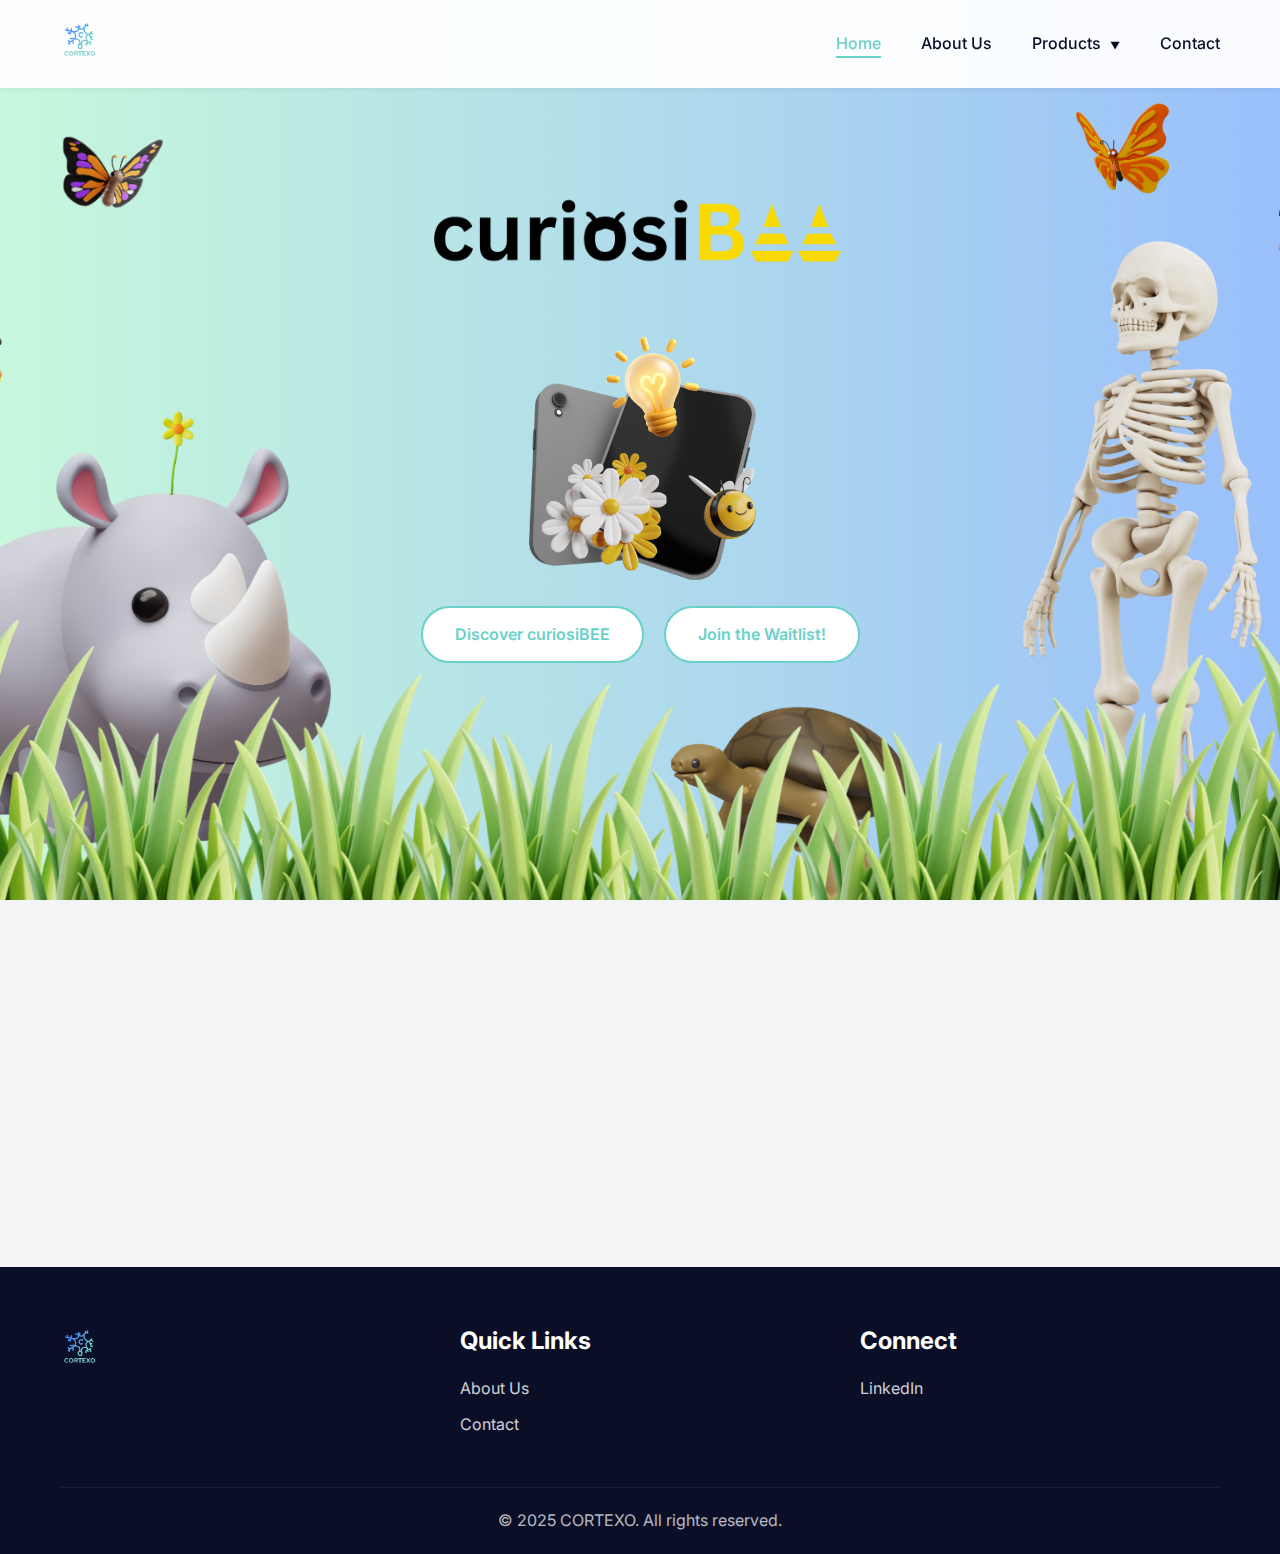
<file: index.html>
<!DOCTYPE html>
<html lang="en">
<head>
    <meta charset="UTF-8">
    <meta name="viewport" content="width=device-width, initial-scale=1.0">
    <title>CORTEXO</title>
    <link rel="stylesheet" href="css/styles.css">
    <link rel="stylesheet" href="css/animations.css">
    <link href="https://fonts.googleapis.com/css2?family=Inter:wght@300;400;500;600;700;800&display=swap" rel="stylesheet">
</head>
<body>
    <!-- Header -->
    <header class="main-header" id="main-header">
        <nav class="navbar">
            <div class="nav-container">
                <div class="logo">
                    <a href="index.html">
                        <img src="assets/images/cortexologo.png" 
                        alt="CORTEXO Logo" 
                        style="height: 40px; width: 40px; margin-right: 12px;">
                        
                    </a>
                </div>
                <ul class="nav-menu" id="nav-menu">
                    <li><a href="index.html" class="nav-link active">Home</a></li>
                    <li><a href="about.html" class="nav-link">About Us</a></li>
                    <li class="dropdown">
                        <a href="#" class="nav-link">Products <span class="arrow">▼</span></a>
                        <ul class="dropdown-menu">
                            <li><a href="curiosibee.html">curiosiBEE</a></li>
                        </ul>
                    </li>
                    <li><a href="contact.html" class="nav-link">Contact</a></li>
                </ul>
                <div class="hamburger" id="hamburger">
                    <span></span>
                    <span></span>
                    <span></span>
                </div>
            </div>
        </nav>
    </header>

    <!-- Hero Section -->
    <section class="hero" id="hero">

        <div class="hero-content-box">
            
            <div class="hero-wordmark-logo">
                <img src="assets/images/curiosibeelogo.png" alt="curiosiBEE Logo"> 
            </div>

            <div class="hero-icon">
                <img src="assets/images/introicon.png" alt="Introduction Icon">
            </div>

            <div class="hero-cta">
                <a href="curiosibee.html" class="btn btn-secondary">Discover curiosiBEE</a>
                <a href="https://airtable.com/appmq9XV1NMxMJmBm/pagJLbihmx4YTuXHK/form" class="btn btn-secondary">Join the Waitlist!</a>
            </div>
        </div>

    </section>
        



    <!-- CTA Section -->
    <section class="cta-section">
        <div class="container">
            <div class="cta-content animate-on-scroll fade-up">
                <h2>Ready to Transform Education?</h2>
                <p>Join us in creating the future of learning</p>
                <div class="cta-buttons">
                    <a href="contact.html" class="btn btn-secondary">Get Started</a>
                    <a href="about.html" class="btn btn-secondary">Learn More About Us</a>
                </div>
            </div>
        </div>
    </section>

    <!-- Footer -->
    <footer class="main-footer">
        <div class="container">
            <div class="footer-content">
                <div class="footer-section">
                    <img src="assets/images/cortexologo.png" 
                        alt="CORTEXO Logo" 
                        style="height: 40px; width: 40px; margin-right: 12px;">
                </div>
                <div class="footer-section">
                    <h4>Quick Links</h4>
                    <ul>
                        <li><a href="about.html">About Us</a></li>
                        <li><a href="contact.html">Contact</a></li>
                    </ul>
                </div>
                <div class="footer-section">
                    <h4>Connect</h4>
                    <div class="social-links">
                        <a href="https://www.linkedin.com/company/cortexo" class="social-link">LinkedIn</a>
                    </div>
                </div>
            </div>
            <div class="footer-bottom">
                <p>&copy; 2025 CORTEXO. All rights reserved.</p>
            </div>
        </div>
    </footer>

    <script src="js/main.js"></script>
</body>
</html>
</file>
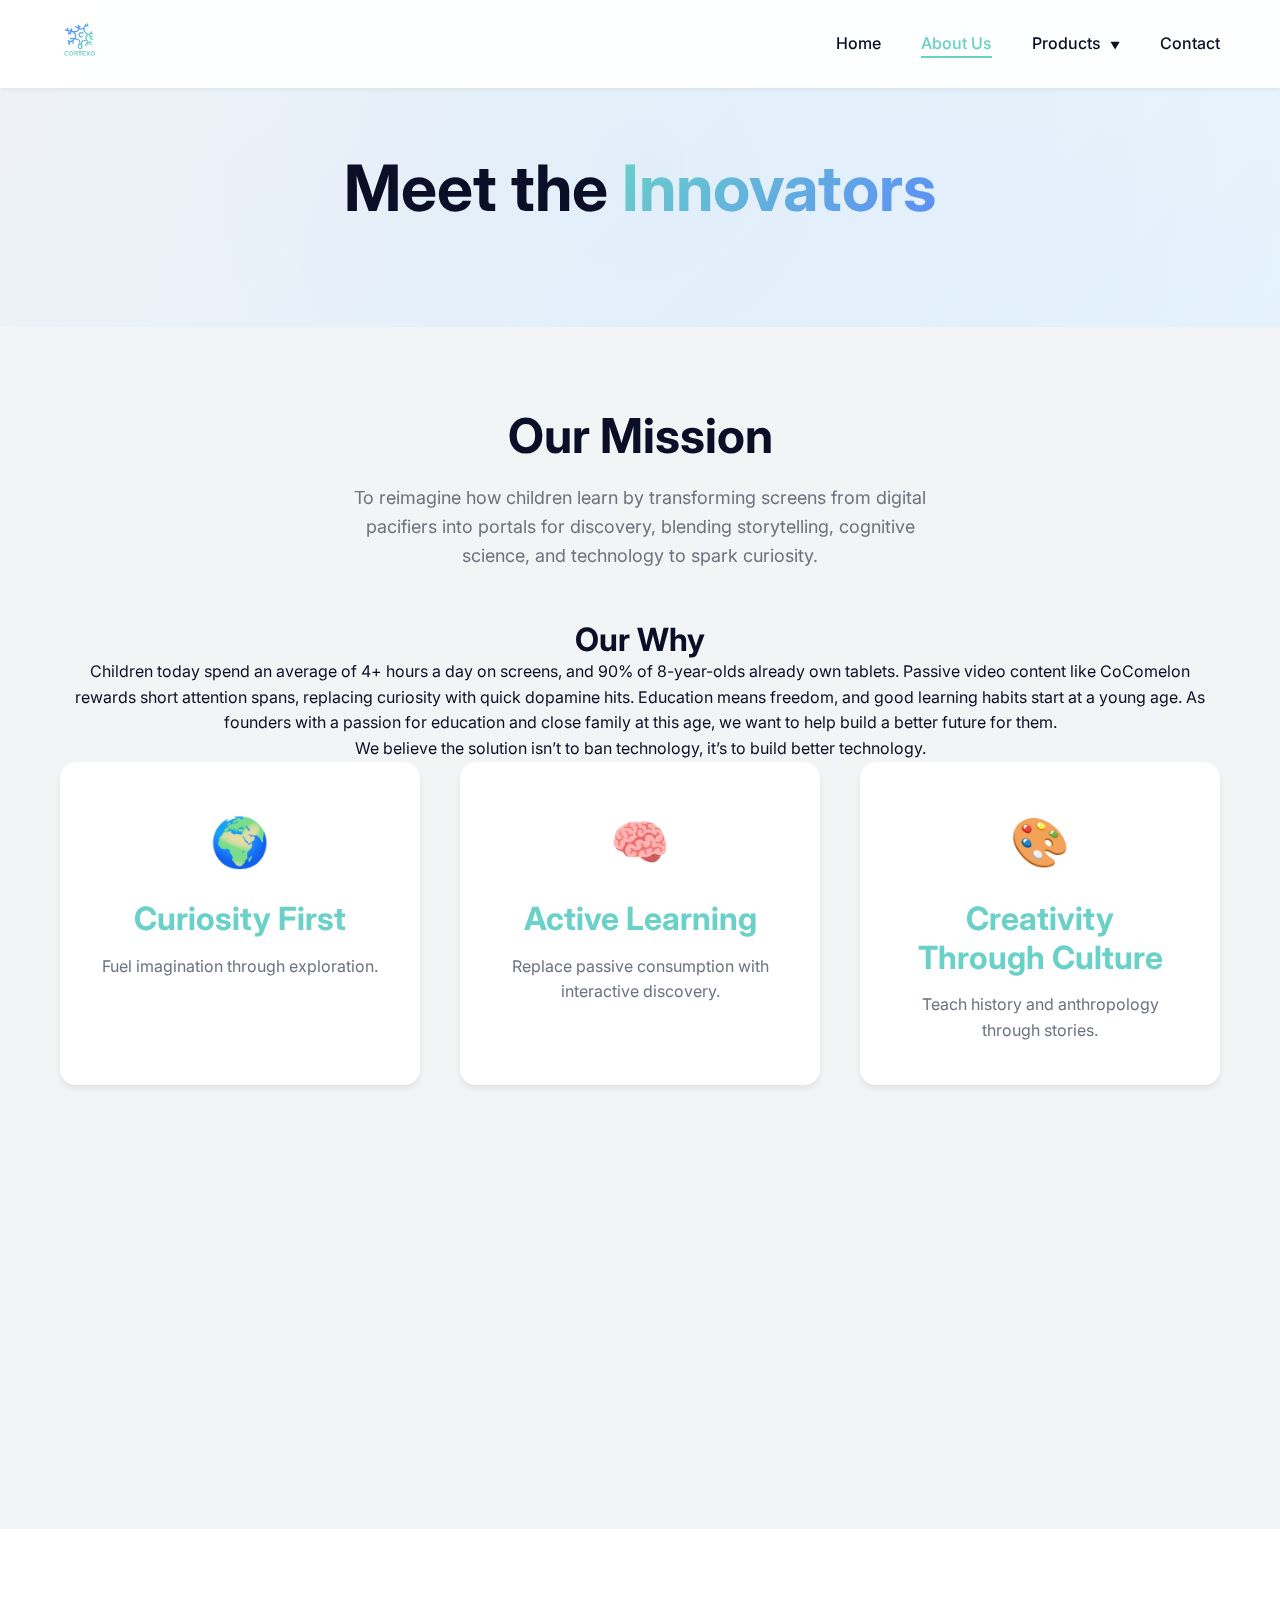
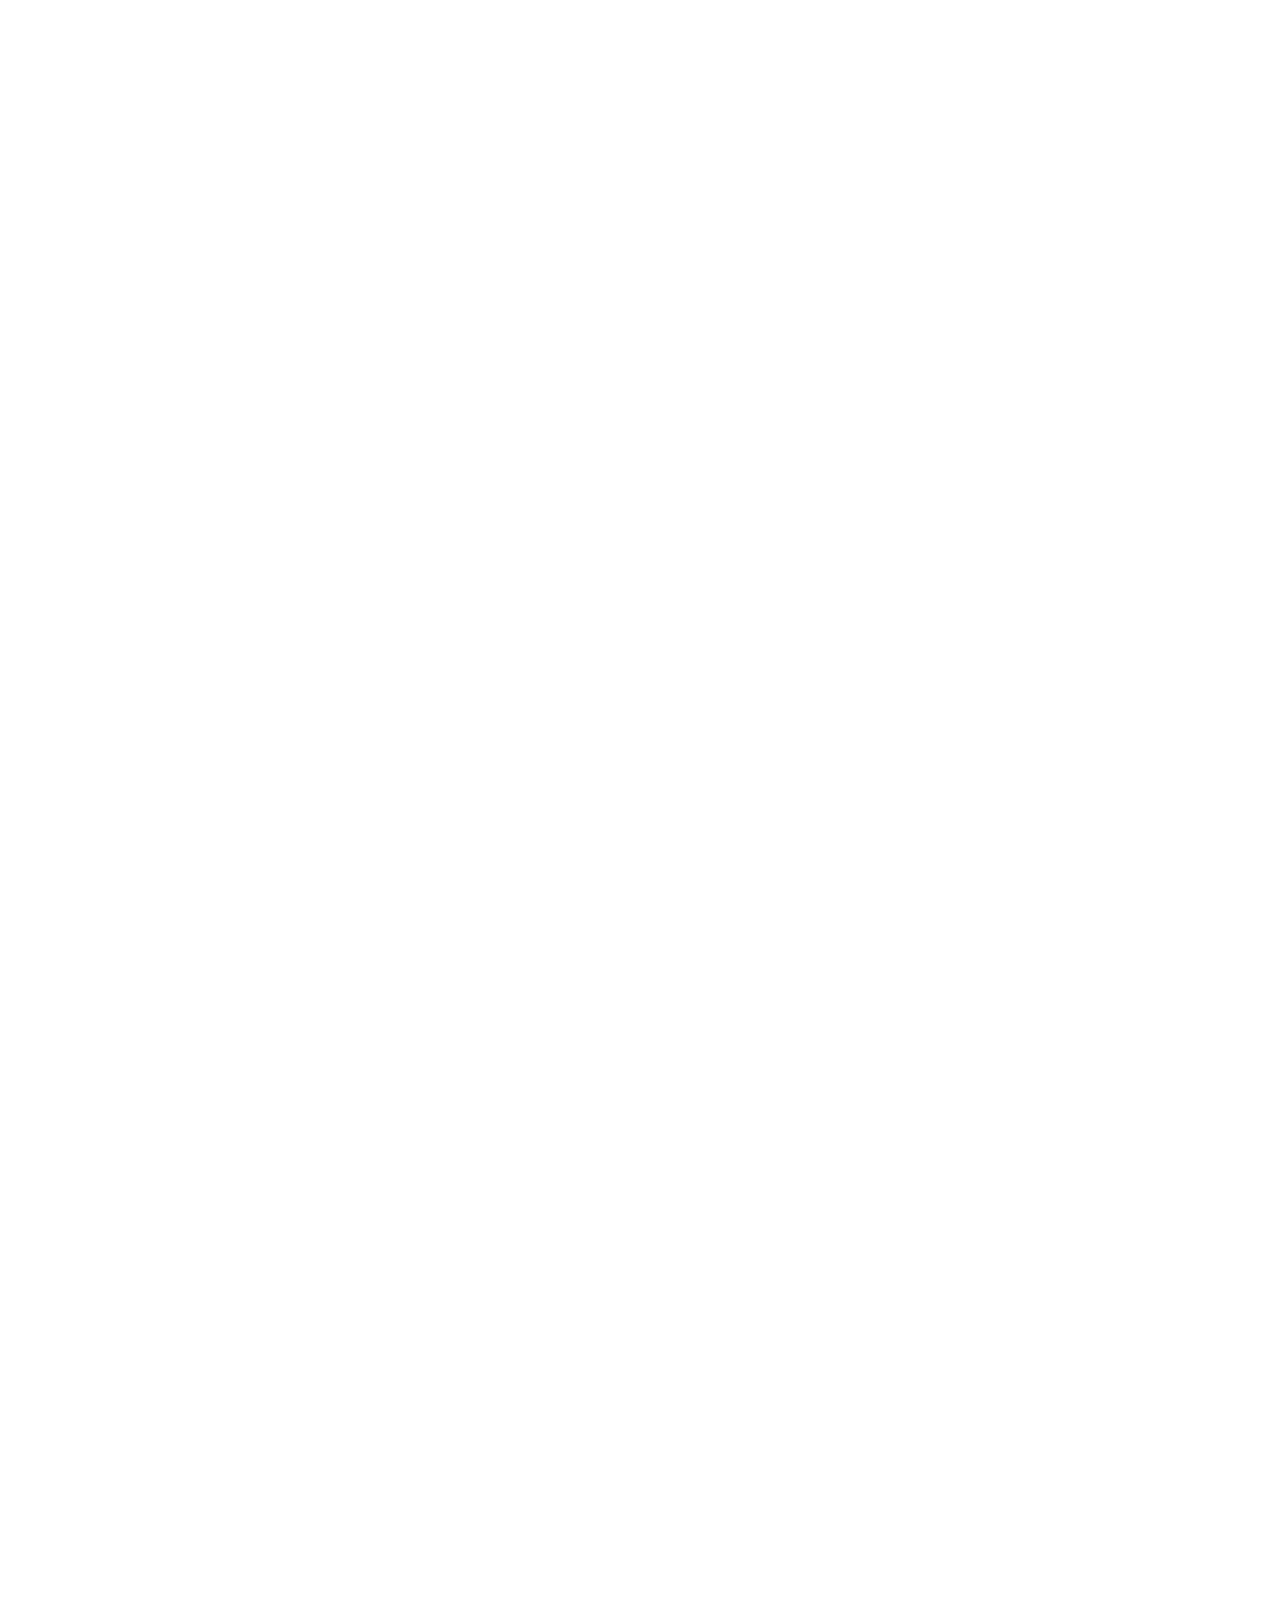
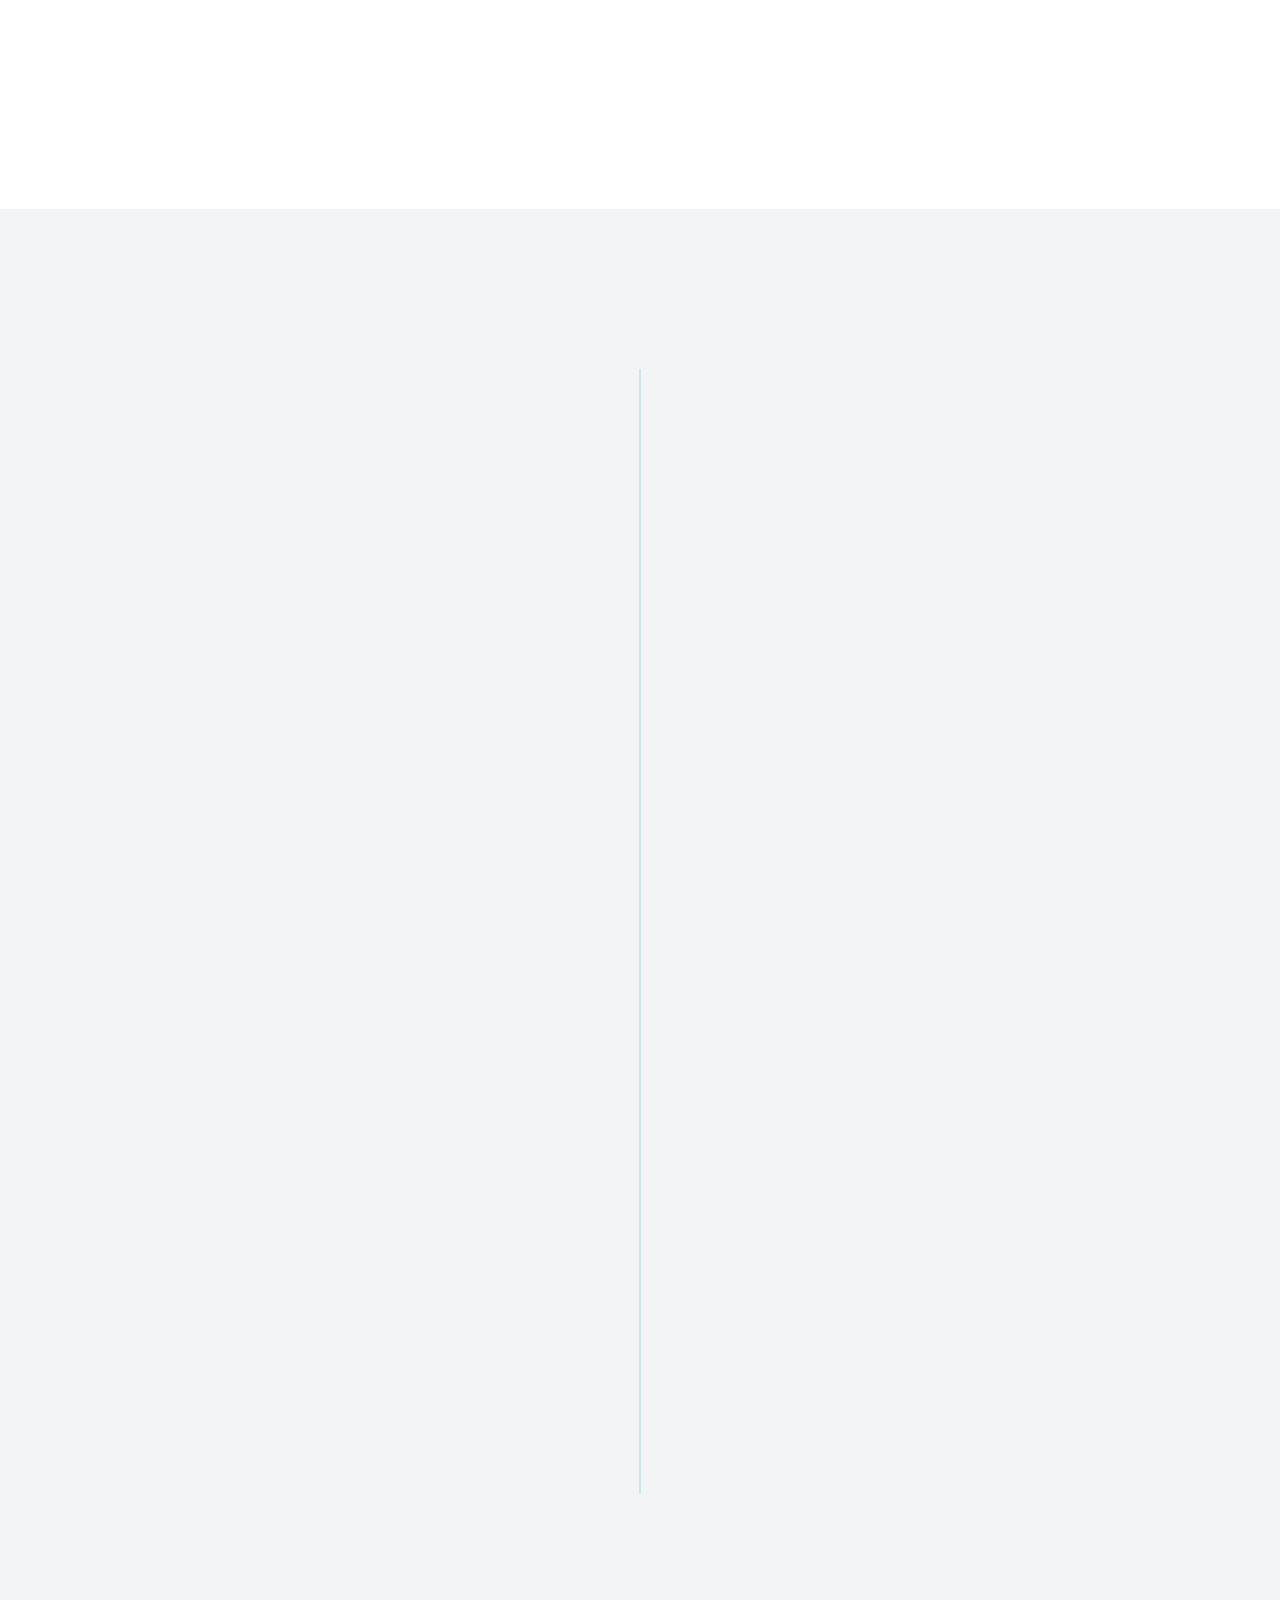
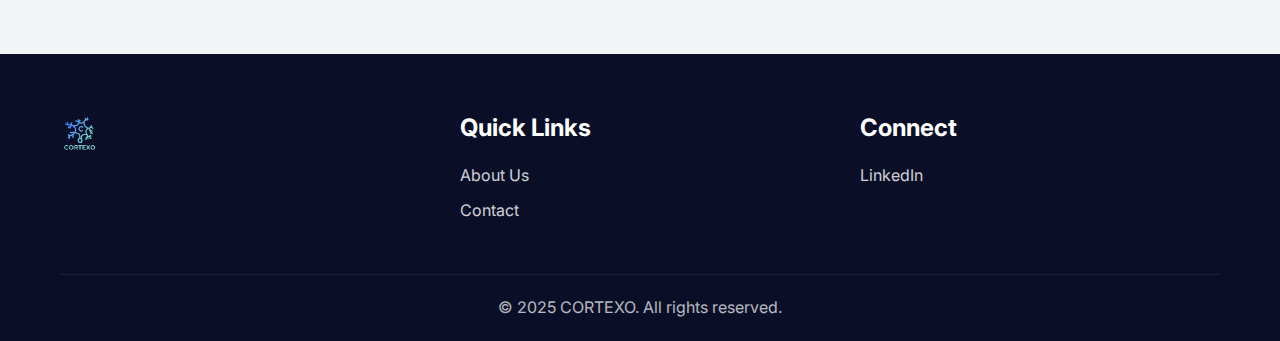
<file: about.html>
<!DOCTYPE html>
<html lang="en">
<head>
    <meta charset="UTF-8">
    <meta name="viewport" content="width=device-width, initial-scale=1.0">
    <title>About Us - CORTEXO</title>
    <link rel="stylesheet" href="css/styles.css">
    <link rel="stylesheet" href="css/animations.css">
    <link rel="stylesheet" href="css/about.css">
    <link href="https://fonts.googleapis.com/css2?family=Inter:wght@300;400;500;600;700;800&display=swap" rel="stylesheet">
</head>
<body>
    <!-- Header -->
    <header class="main-header" id="main-header">
        <nav class="navbar">
            <div class="nav-container">
                <div class="logo">
                    <a href="index.html">
                        <img src="assets/images/cortexologo.png" 
                        alt="CORTEXO Logo" 
                        style="height: 40px; width: 40px; margin-right: 12px;">
                        
                    </a>
                </div>
                <ul class="nav-menu" id="nav-menu">
                    <li><a href="index.html" class="nav-link">Home</a></li>
                    <li><a href="about.html" class="nav-link active">About Us</a></li>
                    <li class="dropdown">
                        <a href="#" class="nav-link">Products <span class="arrow">▼</span></a>
                        <ul class="dropdown-menu">
                            <li><a href="curiosibee.html">curiosiBEE</a></li>
                        </ul>
                    </li>
                    <li><a href="contact.html" class="nav-link">Contact</a></li>
                </ul>
                <div class="hamburger" id="hamburger">
                    <span></span>
                    <span></span>
                    <span></span>
                </div>
            </div>
        </nav>
    </header>

    <!-- About Hero -->
    <section class="about-hero">
        <div class="container">
            <div class="about-hero-content animate-on-scroll fade-up">
                <h1>Meet the <span class="gradient-text">Innovators</span></h1>
            </div>
        </div>
    </section>

    <!-- Modal Overlay -->
    <div class="modal-overlay" id="modal-overlay"></div>

     <!-- Mission Section -->
    <section class="mission-section">
        <div class="container">
            <div class="section-header animate-on-scroll fade-up">
                <h2 class="section-title">Our Mission</h2>
                <p class="section-subtitle">To reimagine how children learn by transforming screens from digital pacifiers into portals for discovery, blending storytelling, cognitive science, and technology to spark curiosity.</p>
            </div>

            <div class="why-container animate-on-scroll fade-up" style="text-align: center;">
                <h3 class="why-title">Our Why</h3>
                <p class="why-text">Children today spend an average of 4+ hours a day on screens, and 90% of 8-year-olds already own tablets. Passive video content like CoComelon rewards short attention spans, replacing curiosity with quick dopamine hits. Education means freedom, and good learning habits start at a young age. As founders with a passion for education and close family at this age, we want to help build a better future for them.</p>
                <p class="why-conclusion">We believe the solution isn’t to ban technology, it’s to build better technology.</p>
            </div>

            <div class="mission-grid">
                <div class="mission-card animate-on-scroll slide-in-left">
                    <div class="icon-wrapper">
                        <div class="icon-placeholder">🌍</div>
                    </div>
                    <h3>Curiosity First</h3>
                    <p>Fuel imagination through exploration.</p>
                </div>
                <div class="mission-card animate-on-scroll fade-up">
                    <div class="icon-wrapper">
                        <div class="icon-placeholder">🧠</div>
                    </div>
                    <h3>Active Learning</h3>
                    <p>Replace passive consumption with interactive discovery.</p>
                </div>
                <div class="mission-card animate-on-scroll slide-in-right">
                    <div class="icon-wrapper">
                        <div class="icon-placeholder">🎨</div>
                    </div>
                    <h3>Creativity Through Culture</h3>
                    <p>Teach history and anthropology through stories.</p>
                </div>
                <div class="mission-card animate-on-scroll fade-up">
                    <div class="icon-wrapper">
                        <div class="icon-placeholder">💛</div>
                    </div>
                    <h3>Inclusive & Human-Centered</h3>
                    <p>Design tech that grows with empathy and understanding.</p>
                </div>
            </div>
        </div>
    </section>

    <!-- Co-founders Section -->
    <section class="founders-section">
        <div class="container">
            <div class="section-header animate-on-scroll fade-up">
                <h2>Our Team</h2>
                <p class="section-subtitle">Built by educators, designers, and dreamers. Each founder brings a unique lens to how curiosity becomes action.</p>
            </div>
            <div class="founders-grid">
                
                <div class="founder-card animate-on-scroll slide-in-left" data-founder="hritu">
                    <button class="close-btn" style="display: none;">×</button>
                    <div class="founder-image">
                        
                        <div class="image-placeholder">
                            <img src="assets/images/minihritu.png" alt="Hritu" style="width: 100%; height: 100%; object-fit: cover;">
                        </div>
                    </div>
                    <div class="founder-info">
                        <h3>Hritu Saha</h3>
                        <p class="role-oneliner">Women in STEM Ambassador, creative educator, and storyteller shaping product vision, community, and brand.</p>
                        <div class="founder-social">
                            <a href="https://www.linkedin.com/in/hritu-saha-68a0ba26a/" class="social-icon">LinkedIn</a>
                        </div>
                        <div class="enhanced-bio">
                            <div class="bio-section">
                                <h5>Entrepreneurship Story</h5>
                                <p>Entrepreneurship has always been part of my life.</p>
                                    
                                <p>I designed and sold books on Amazon KDP, ran a tutoring agency, helped my dad run his Gumtree side hustle, explored content creation through creative projects, and even worked in a legal startup.</p>

                                <p>Each venture, big or small, taught me how to spot opportunities, build community, and solve problems creatively. These experiences are what fuel my work today with curiosiBEE.</p>

                                <p>To me, education is power. My parents always taught me that education brings freedom; freedom to grow, to change one’s life, and to contribute meaningfully to society. Education uplifts economies, opens career opportunities, and empowers those in difficult situations to rewrite their futures. I went to a regular public school and succeeded relying on hard work, resilience, and curiosity. That experience shapes my vision: I want education to be accessible to everyone, especially minority and underrepresented groups. Knowledge should never be a luxury, it should be a right.</p>

                                <p>With curiosiBEE, I want to build more than just another EdTech tool. I want it to: <br>
                                - Empower students by making them feel confident, motivated, and excited to learn.<br>
                                - Nurture curiosity and passion, the heart of lifelong learning.<br>
                                - Be a humanised platform; not only about study content, but also about life skills, personal growth, and strong learning habits.<br>
                                - Create a space where students feel supported, celebrated, and inspired, just as much as teachers feel empowered to engage them.</p>   
                                    

                            <p>My dream is that curiosiBEE becomes a platform people are genuinely excited to use, a place where education is reimagined as joyful, powerful, and deeply human.</p> 


                            </div>

                        </div>
                    </div>
                </div>

                <div class="founder-card animate-on-scroll fade-up" data-founder="saswat">
                    <button class="close-btn" style="display: none;">×</button>
                    <div class="founder-image">
                        <div class="image-placeholder">
                            <img src="assets/images/minisaswat.png" alt="Saswat" style="width: 100%; height: 100%; object-fit: cover;">
                        </div>
                    </div>
                    <div class="founder-info">
                        <h3>Saswat Pati</h3>
                        <p class="role-oneliner">Founder of a tutoring network serving 3,000+ students; business strategy & GTM.</p>
                        <div class="founder-social">
                            <a href="https://www.linkedin.com/in/saswat-pati-growth/" class="social-icon">LinkedIn</a>
                        </div>
                        <div class="enhanced-bio">
                            <div class="bio-section">
                                <h5>Entrepreneurship Story</h5>
                                <p>Hey there! I’m Saswat and I’m a robotics/mechatronics engineer at UNSW who just happens to have immense entrepreneurial sprit.</p> 
                                
                                <p>Ever since I was in school, I’ve always had strong interest for starting side hustles from reselling shoes, to starting off that drop-shipping gig we’ve all probably have started before 😆.</p>

                                <p>Currently I’m learning lot more about business and investing. I’m currently building a tutoring agency in Canberra, and have helped more than 20 students.</p>

                                <p>As I continue my pursuits in tutoring and education, I’ve seen firsthand through personal experiences and from my students, of the current issues in the Aussie education.</p>

                                <p>So what’s better than creating curiosiBEE with my 3 other amazing co-founders to combine our passion in helping the future of Aussie education.</p>

                                <p>Unlike the fluff in other edtech startups, we aim to make a true difference to education in Australia. Stay tuned, exciting stuff is to come!</p>
                            </div>
                        </div>
                    </div>
                </div>

                <div class="founder-card animate-on-scroll fade-up" data-founder="cing">
                    <button class="close-btn" style="display: none;">×</button>
                    <div class="founder-image">
                        <div class="image-placeholder">
                            <img src="assets/images/minicing.png" alt="Cing" style="width: 100%; height: 100%; object-fit: cover;">
                        </div>
                    </div>
                    <div class="founder-info">
                        <h3>Cing Hoih</h3>
                        <p class="role-oneliner">Neuroscience researcher & UNICEF collaborator shaping child-safe digital policy.</p>
                        <div class="founder-social">
                            <a href="https://www.linkedin.com/in/cinghoih/" class="social-icon">LinkedIn</a>
                        </div>
                        <div class="enhanced-bio">
                            <div class="bio-section">
                                <h5>Entrepreneurship Story</h5>
                                <p>Hey everyone, I'm Cing and I am studying Neuroscience and Computing.</p>

                                <p>If you check out my embarrassing GitHub bio from 2020/2021, I actually wrote that I was conflicted between doing something in the medical field, tech, or heading the entrepreneurial route. I am kind of doing all three things right now, so that is rather exciting!</p>

                                <p>I'm very passionate about education because I am both an educator and a student. As a student, I always yap about how the education system sucks, how some teachers suck, and how educational policies suck. As an educator, I am mindful of the issues in education but feel a bit stuck that I can't do much about it and just have to focus on teaching. As an entrepreneur, I am excited about EdTech innovation.</p>

                                <p>I am excited about how my team and I are going to build curiosiBEE. We changed our ideas a couple of times, and won't be surprised if we change some more. But one thing is certain: I hope we can disrupt traditional education.</p>        
                            </div>
                        </div>
                    </div>
                </div>

                <div class="founder-card animate-on-scroll slide-in-right" data-founder="kevin">
                    <button class="close-btn" style="display: none;">×</button>
                    <div class="founder-image">
                        <div class="image-placeholder">
                            <img src="assets/images/mini kevin.png" alt="Kevin" style="width: 100%; height: 100%; object-fit: cover;">
                        </div>
                    </div>
                    <div class="founder-info">
                        <h3>Kevin Wang</h3>
                        <p class="role-oneliner">PhD in AI, university lecturer, and technical architect building scalable AR learning.</p>
                        <div class="founder-social">
                            <a href="https://www.linkedin.com/in/chao-kevin-wang/" class="social-icon">LinkedIn</a>
                        </div>
                        <div class="enhanced-bio">
                            <div class="bio-section">
                                <h5>Entrepreneurship Story</h5>
                                <p>My name is Kevin Wang. I am a PhD student in Engineering at Swinburne University and a sessional lecturer at Victoria University, specializing in AI-driven applications, web, and mobile development. </p>

                                <p>I founded Ask Smart (https://asksmart.com.au/en/), providing software development services across e-commerce, logistics, workforce management, social networking, and EdTech. I focus on transforming ideas into real products, combining technical expertise with practical business solutions.</p>

                                <p>I believe education is the foundation of innovation and long-term social impact. With my combined academic and entrepreneurial background, I see EdTech as the perfect bridge to empower learners and create scalable, impactful solutions.</p>

                                <p>I hope to see curiosiBEE evolve into a platform that inspires students through personalized learning and gamified motivation, making education both effective and enjoyable.</p>
                            
                            </div>
                        </div>
                    </div>
                </div>
            </div>
        </div>
    </section>

    <!-- Pre Journey Section -->
    <section class="detailed-journey-section">
        <div class="container">
            <div class="section-header animate-on-scroll fade-up">
                <h2 class="section-title">Our Journey</h2>
                </div>

            <div class="journey-subsection how-it-started animate-on-scroll fade-up">
                <h3 class="subsection-title">How It Started</h3>
                <p>CuriosiBee began as an idea sparked from Hritu’s 5-year-old sister who was already an “iPad kid.” Seeing how early digital addiction starts, our founders asked a simple question:</p>
                <blockquote class="key-question">
                    What if screens could make kids more curious instead of more distracted?
                </blockquote>
            </div>

            <div class="journey-subsection our-milestones">
                <h3 class="subsection-title animate-on-scroll fade-up">Our Milestones</h3>
                <ul class="milestone-list">
                    <li class="animate-on-scroll slide-in-left">
                        <span class="icon">🏁</span> Born out of Startmate Launch Club and Blackbird Giants.
                    </li>
                    <li class="animate-on-scroll slide-in-right">
                        <span class="icon">🧒</span> Interviewed 80+ parents, teachers, and kids during early validation.
                    </li>
                    <li class="animate-on-scroll slide-in-left">
                        <span class="icon">🧩</span> Built AR prototypes to make history come alive.
                    </li>
                    <li class="animate-on-scroll slide-in-right">
                        <span class="icon">🎓</span> Represented by Women in STEM Ambassadors, UNICEF collaborators, and educators across NSW.
                    </li>
                    <li class="animate-on-scroll slide-in-left">
                        <span class="icon">🚀</span> Sponsored by Social Enterprise Australia for SXSW 2025.
                    </li>
                </ul>
            </div>
            
            <div class="journey-subsection what-weve-learned animate-on-scroll fade-up">
                <h3 class="subsection-title">What We’ve Learned</h3>
                <ul class="learned-list">
                    <li>Kids crave interaction, not just stimulation.</li>
                    <li>Parents want tools that teach, not just entertain.</li>
                    <li>And educators are searching for ways to bridge storytelling with STEM.</li>
                </ul>
            </div>
        </div>
    </section>



    <!-- Our Journey Section -->
    <section class="journey-section">
        <div class="container">
            <div class="section-header animate-on-scroll fade-up">
            </div>
            <div class="timeline">
                <div class="timeline-item animate-on-scroll slide-in-left">
                    <div class="timeline-marker"></div>
                    <div class="timeline-content">
                        <h3>July, 2025</h3>
                        <img
                        src="assets/images/startmatelogo.png" 
                        alt="Startmate Logo" 
                        style="height: 40px; margin-right: 12px;">
                        
                        <p>3rd place in Startmate's Founder Bootcamp</p>
                    </div>
                </div>
                <div class="timeline-item animate-on-scroll slide-in-right">
                    <div class="timeline-marker"></div>
                    <div class="timeline-content">
                        <h3>August, 2025</h3>
                        <img
                        src="assets/images/startmatelogo.png" 
                        alt="Startmate Logo" 
                        style="height: 40px; margin-right: 12px;">
                        <p>CORTEXO joins Startmate's Launch Club</p>
                    </div>
                </div>
                <div class="timeline-item animate-on-scroll slide-in-left">
                    <div class="timeline-marker"></div>
                    <div class="timeline-content">
                        <h3>October, 2025</h3>
                        <img
                        src="assets/images/blackbirdlogo.png" 
                        alt="Blackbird Logo" 
                        style="height: 80px; margin-right: 12px;">
                        <p>CORTEXO joins Blackbird's Giants Cohort 10</p>
                    </div>
                </div>
                <div class="timeline-item animate-on-scroll slide-in-right">
                    <div class="timeline-marker"></div>
                    <div class="timeline-content">
                        <h3>2025</h3>
                        <img
                        src="assets/images/curiosibeelogo.png" 
                        alt="curiosiBEE Logo" 
                        style="height: 40px; margin-right: 12px;">
                        <p>curiosiBEE uses AR to transform screen time from passive to productive—kids physically explore history while parents track their developmental progress in real time.</p>
                    </div>
                </div>
            </div>
        </div>
    </section>



    <!-- Footer -->
    <footer class="main-footer">
        <div class="container">
            <div class="footer-content">
                <div class="footer-section">
                    <img src="assets/images/cortexologo.png" 
                        alt="CORTEXO Logo" 
                        style="height: 40px; width: 40px; margin-right: 12px;">
                </div>
                <div class="footer-section">
                    <h4>Quick Links</h4>
                    <ul>
                        <li><a href="about.html">About Us</a></li>
                        <li><a href="contact.html">Contact</a></li>
                    </ul>
                </div>
                <div class="footer-section">
                    <h4>Connect</h4>
                    <div class="social-links">
                        <a href="https://www.linkedin.com/company/cortexo" class="social-link">LinkedIn</a>
                    </div>
                </div>
            </div>
            <div class="footer-bottom">
                <p>&copy; 2025 CORTEXO. All rights reserved.</p>
            </div>
        </div>
    </footer>

    <script src="js/main.js"></script>
    <script src="js/about.js"></script>
</body>
</html>
</file>
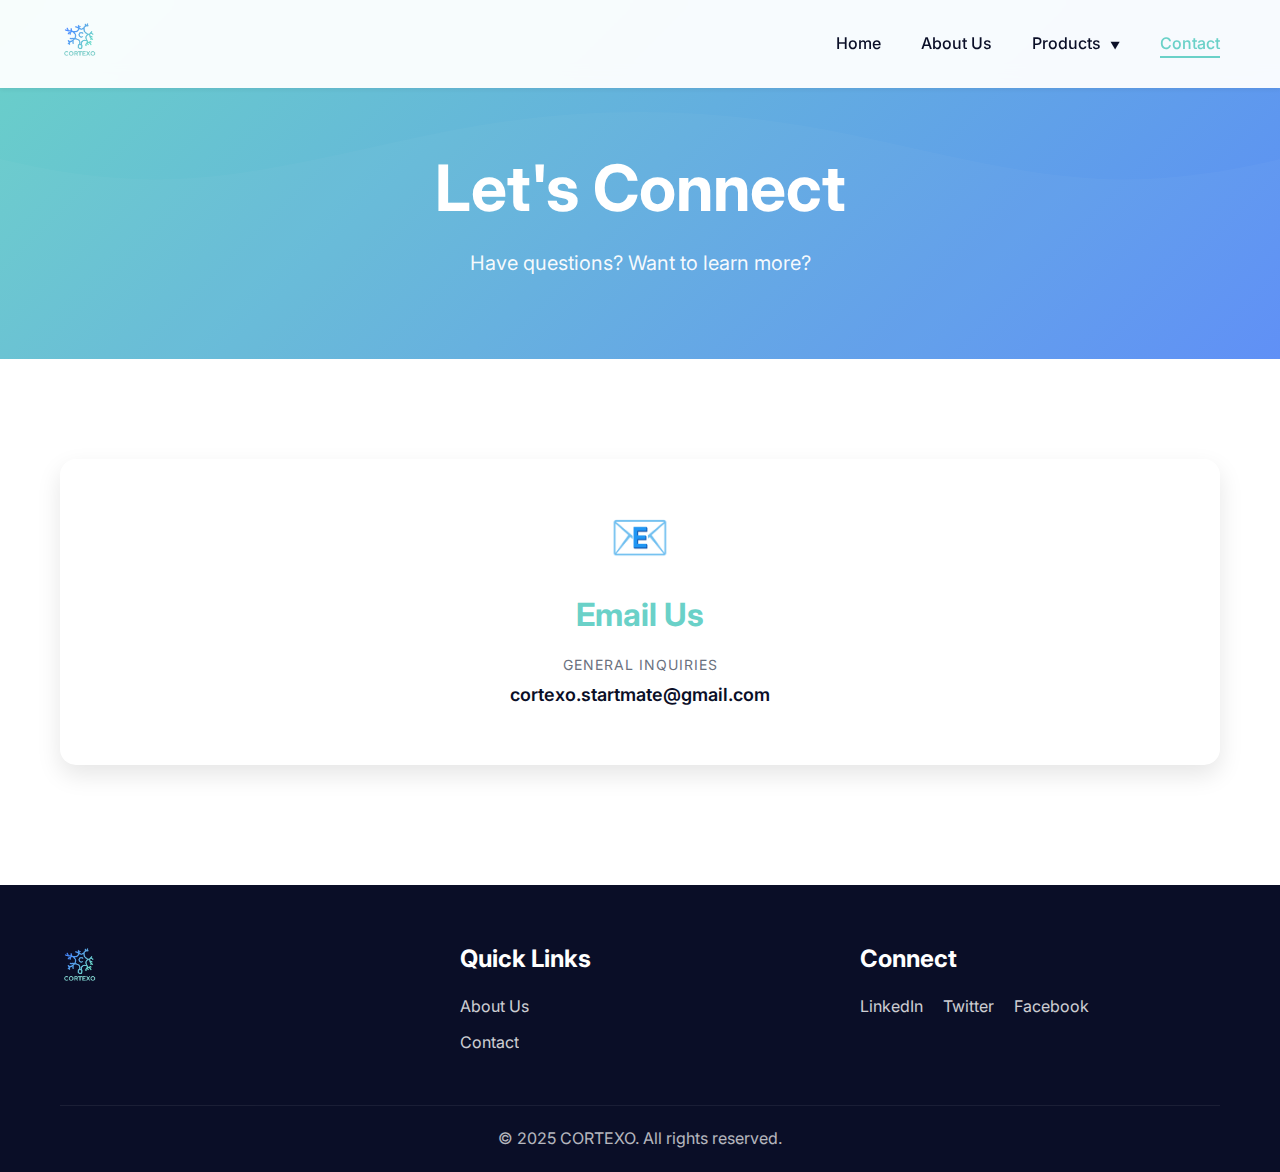
<file: contact.html>
<!DOCTYPE html>
<html lang="en">
<head>
    <meta charset="UTF-8">
    <meta name="viewport" content="width=device-width, initial-scale=1.0">
    <title>Contact Us - CORTEXO</title>
    <link rel="stylesheet" href="css/styles.css">
    <link rel="stylesheet" href="css/animations.css">
    <link rel="stylesheet" href="css/contact.css">
    <link href="https://fonts.googleapis.com/css2?family=Inter:wght@300;400;500;600;700;800&display=swap" rel="stylesheet">
</head>
<body>
    <!-- Header -->
    <header class="main-header" id="main-header">
        <nav class="navbar">
            <div class="nav-container">
                <div class="logo">
                    <a href="index.html">
                        <img src="assets/images/cortexologo.png" 
                        alt="CORTEXO Logo" 
                        style="height: 40px; width: 40px; margin-right: 12px;">
                    </a>
                </div>
                <ul class="nav-menu" id="nav-menu">
                    <li><a href="index.html" class="nav-link">Home</a></li>
                    <li><a href="about.html" class="nav-link">About Us</a></li>
                    <li class="dropdown">
                        <a href="#" class="nav-link">Products <span class="arrow">▼</span></a>
                        <ul class="dropdown-menu">
                            <li><a href="curiosibee.html">curiosiBEE</a></li>
                        </ul>
                    </li>
                    <li><a href="contact.html" class="nav-link active">Contact</a></li>
                </ul>
                <div class="hamburger" id="hamburger">
                    <span></span>
                    <span></span>
                    <span></span>
                </div>
            </div>
        </nav>
    </header>

    <!-- Contact Hero -->
    <section class="contact-hero">
        <div class="container">
            <div class="contact-hero-content animate-on-scroll fade-up">
                <h1>Let's Connect</h1>
                <p>Have questions? Want to learn more?</p>
            </div>
        </div>
    </section>

    <!-- Contact Information -->
    <section class="contact-info-section">
        <div class="container">
            <div class="contact-grid">
                <!-- Contact Cards -->
                <div class="contact-card animate-on-scroll slide-in-left">
                    <div class="contact-icon">📧</div>
                    <h3>Email Us</h3>
                    <p>General Inquiries</p>
                    <a href="mailto:cortexo.startmate@gmail.com">cortexo.startmate@gmail.com</a>
                </div>

            </div>

        </div>
    </section>
    


    <!-- Footer -->
    <footer class="main-footer">
        <div class="container">
            <div class="footer-content">
                <div class="footer-section">
                    <img src="assets/images/cortexologo.png" 
                        alt="CORTEXO Logo" 
                        style="height: 40px; width: 40px; margin-right: 12px;">
                </div>
                <div class="footer-section">
                    <h4>Quick Links</h4>
                    <ul>
                        <li><a href="about.html">About Us</a></li>
                        <li><a href="contact.html">Contact</a></li>
                    </ul>
                </div>
                <div class="footer-section">
                    <h4>Connect</h4>
                    <div class="social-links">
                        <a href="#" class="social-link">LinkedIn</a>
                        <a href="#" class="social-link">Twitter</a>
                        <a href="#" class="social-link">Facebook</a>
                    </div>
                </div>
            </div>
            <div class="footer-bottom">
                <p>&copy; 2025 CORTEXO. All rights reserved.</p>
            </div>
        </div>
    </footer>

    <script src="js/main.js"></script>
    <script src="js/contact.js"></script>
</body>
</html>
</file>
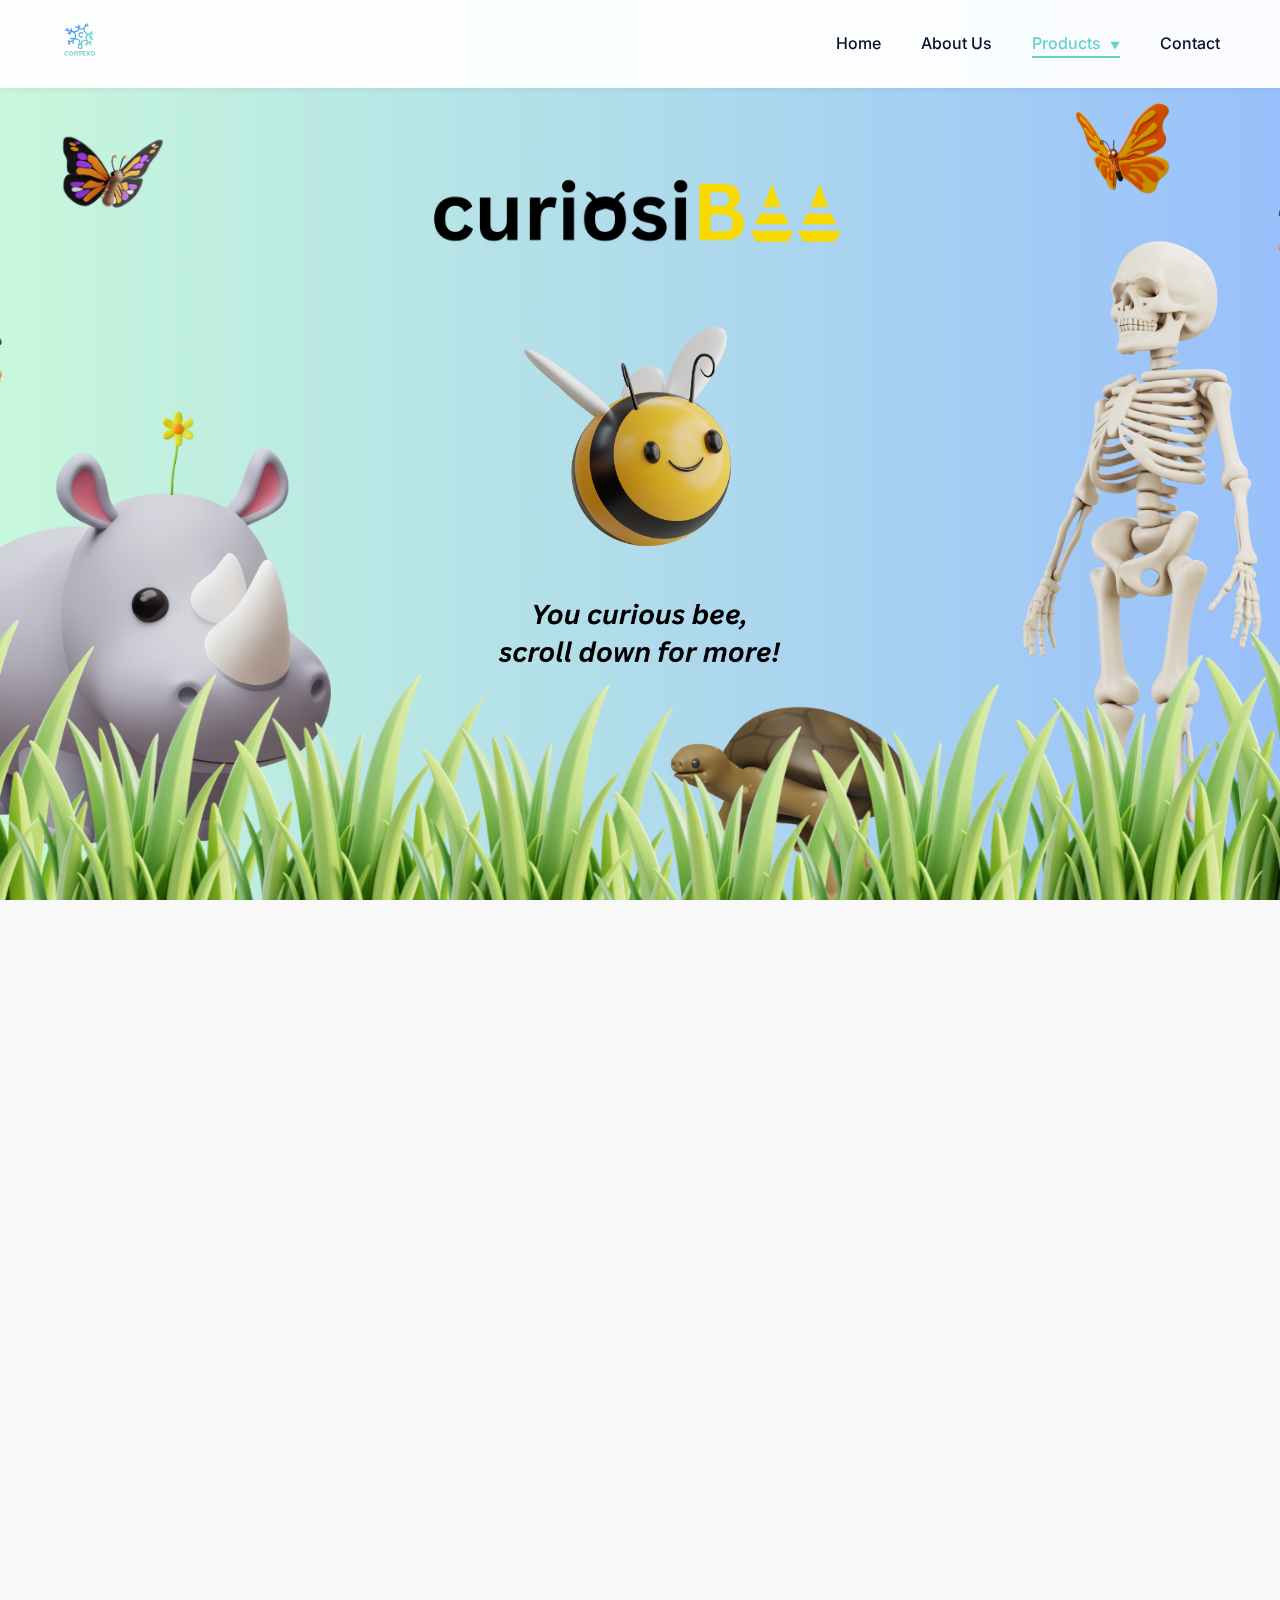
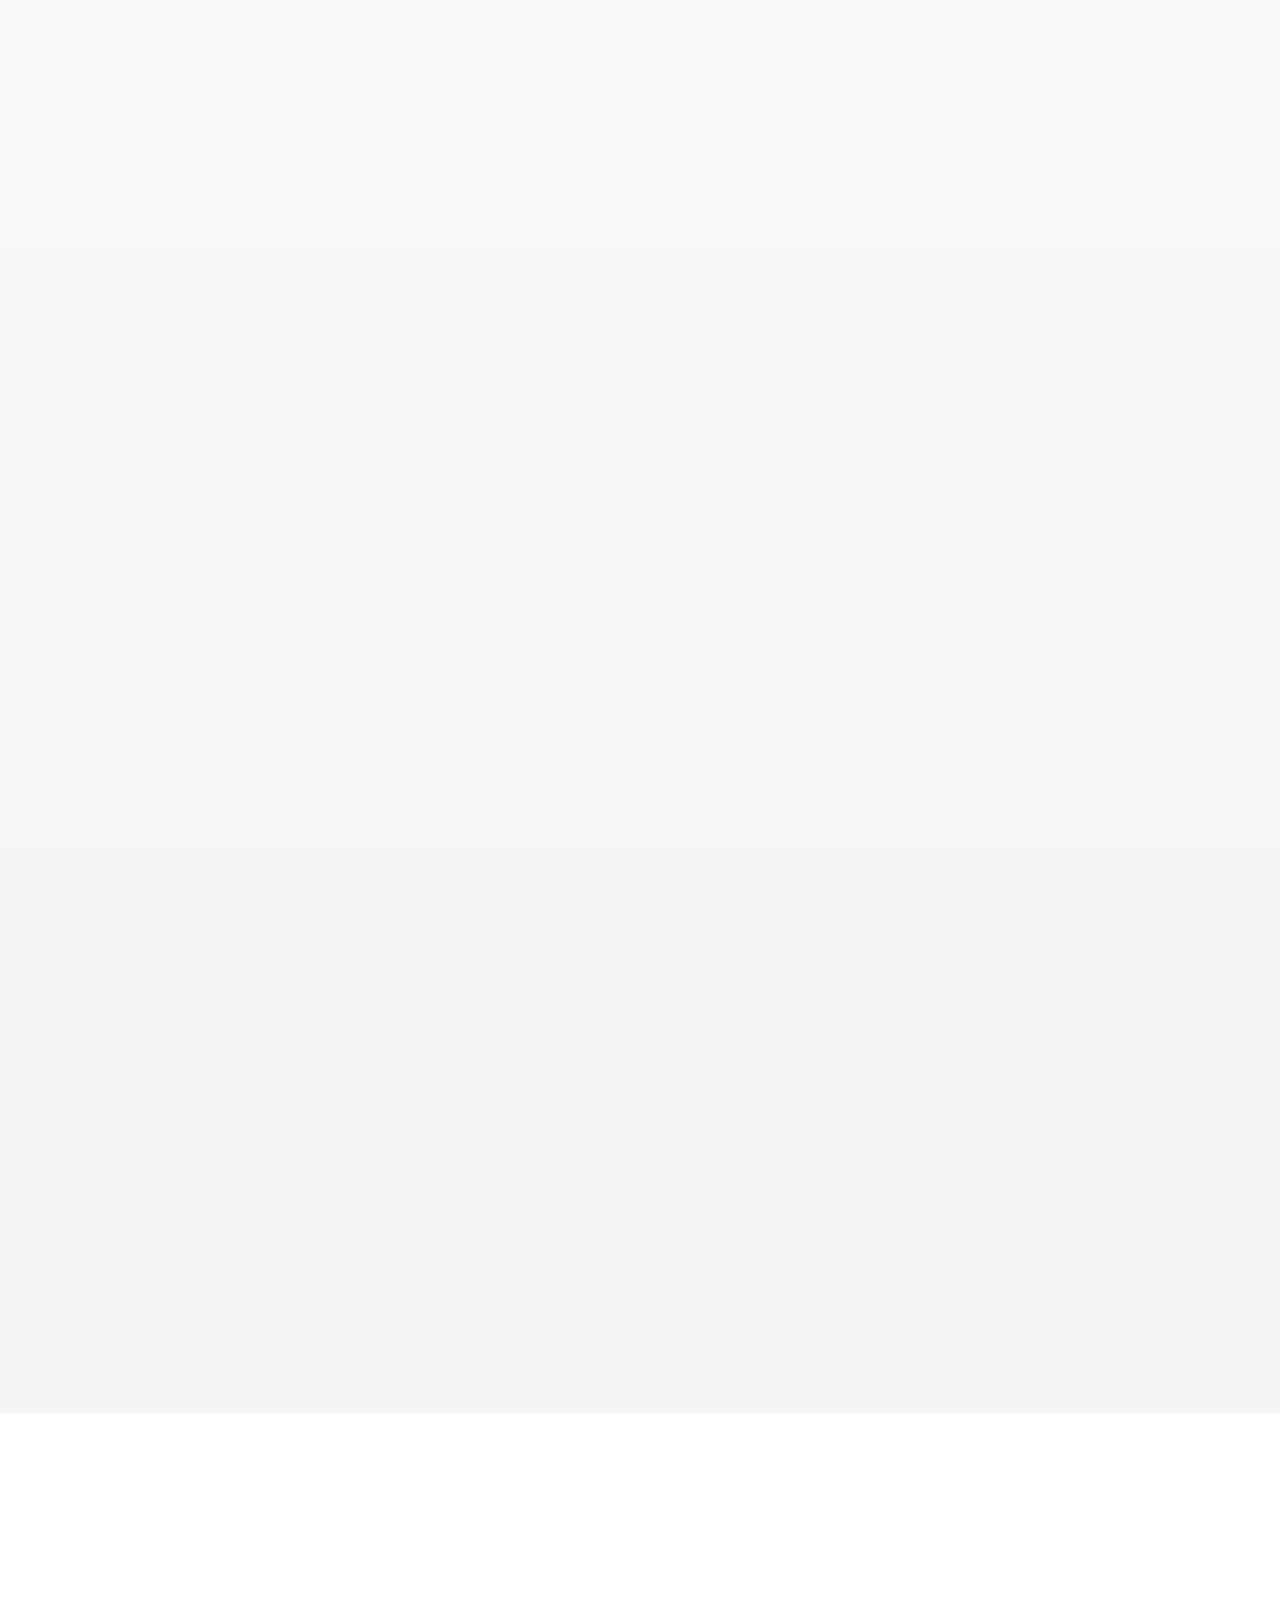
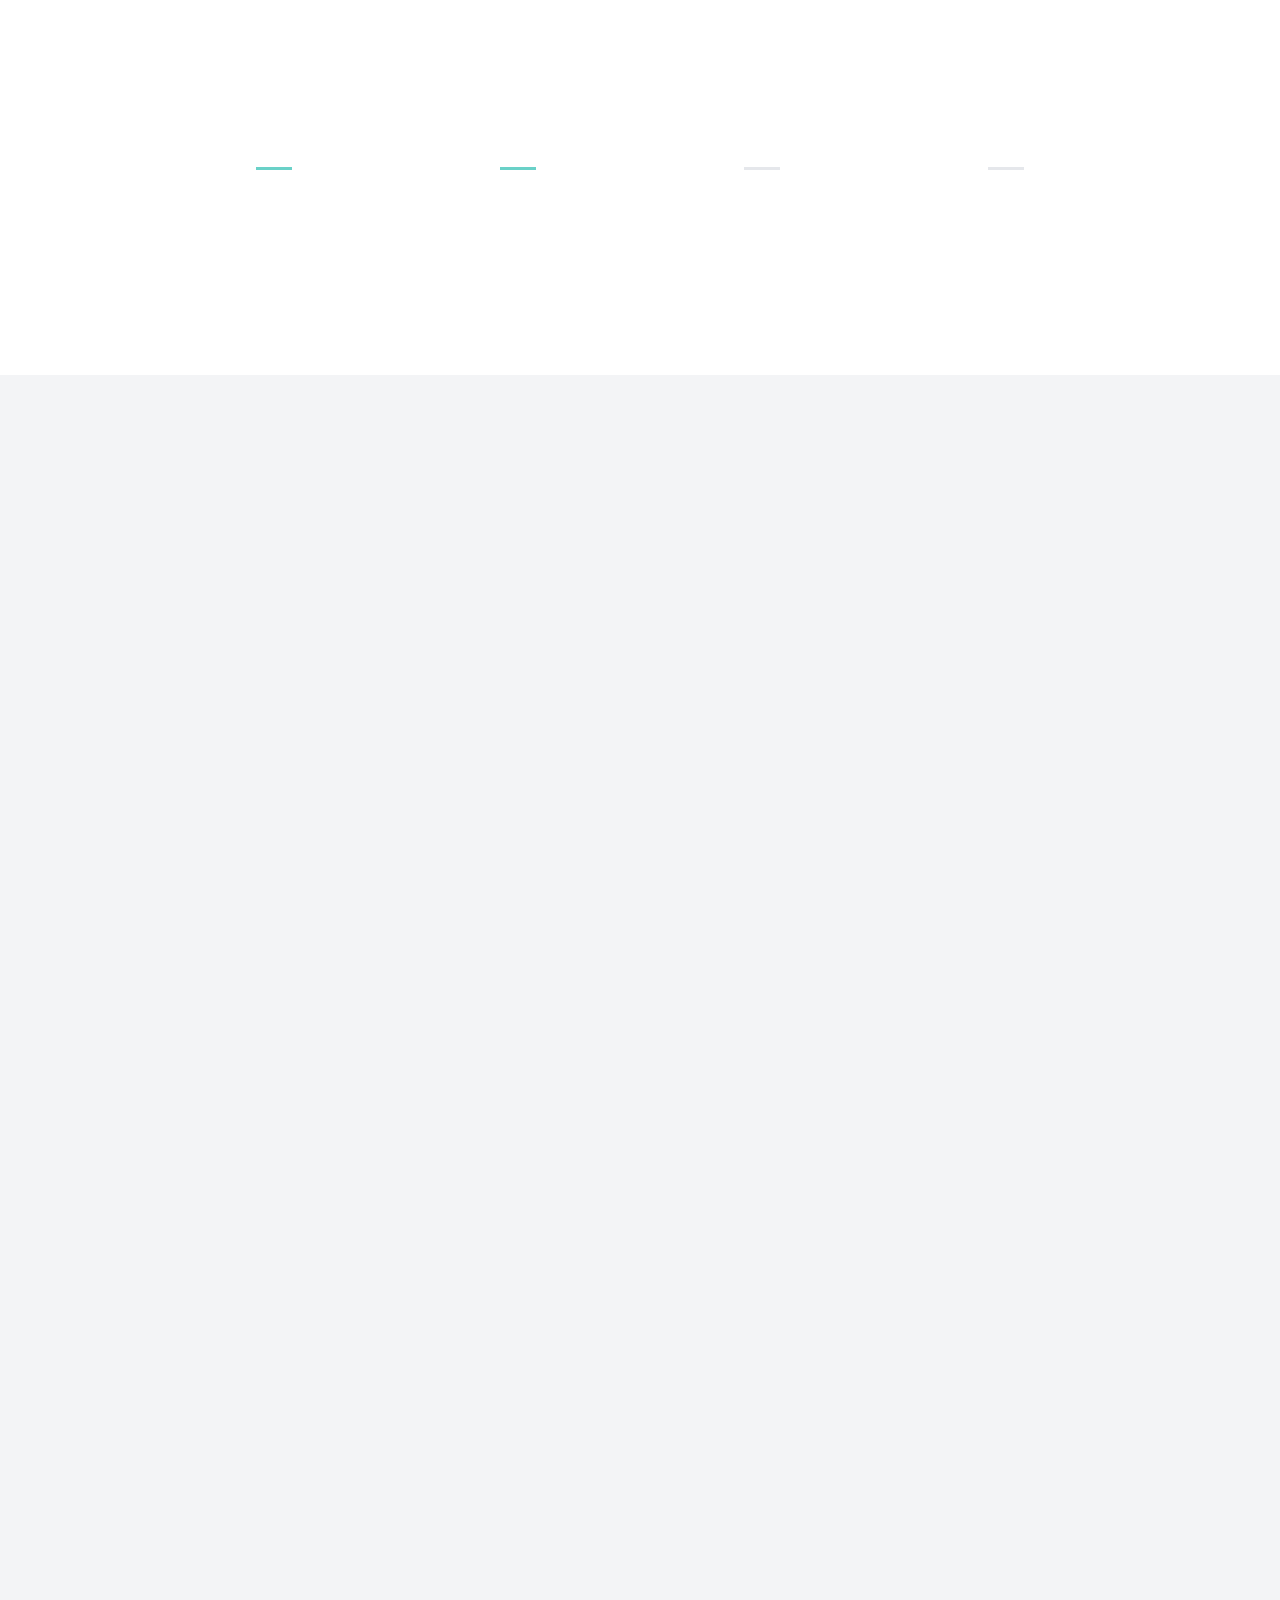
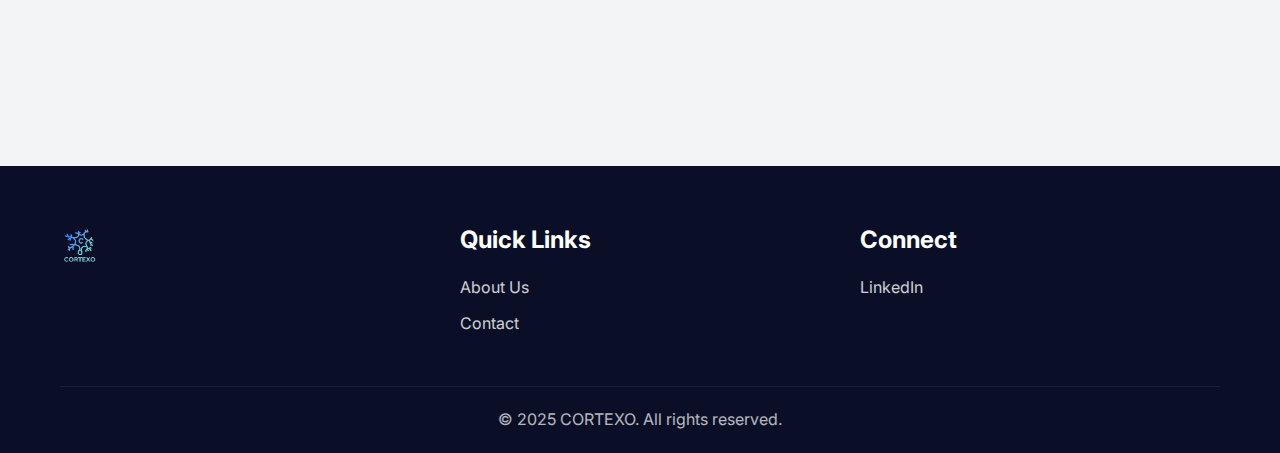
<file: curiosibee.html>
<!DOCTYPE html>
<html lang="en">
<head>
    <meta charset="UTF-8">
    <meta name="viewport" content="width=device-width, initial-scale=1.0">
    <title>CORTEXO | curiosiBEE</title>
    <link rel="stylesheet" href="css/styles.css">
    <link rel="stylesheet" href="css/animations.css">
    <link rel="stylesheet" href="css/coming-soon.css"> 
    <link href="https://fonts.googleapis.com/css2?family=Inter:wght@300;400;500;600;700;800&display=swap" rel="stylesheet">
</head>
<body>
    <header class="main-header" id="main-header">
        <nav class="navbar">
            <div class="nav-container">
                <div class="logo">
                    <a href="index.html">
                        <img src="assets/images/cortexologo.png" 
                        alt="CORTEXO Logo" 
                        style="height: 40px; width: 40px; margin-right: 12px;">
                        
                    </a>
                </div>
                <ul class="nav-menu" id="nav-menu">
                    <li><a href="index.html" class="nav-link">Home</a></li>
                    <li><a href="about.html" class="nav-link">About Us</a></li>
                    <li class="dropdown">
                        <a href="#" class="nav-link active">Products <span class="arrow">▼</span></a>
                        <ul class="dropdown-menu">
                            <li><a href="curiosibee.html">curiosiBEE</a></li>
                        </ul>
                    </li>
                    <li><a href="contact.html" class="nav-link">Contact</a></li>
                </ul>
                <div class="hamburger" id="hamburger">
                    <span></span>
                    <span></span>
                    <span></span>
                </div>
            </div>
        </nav>
    </header>

    <section class="hero" id="hero">
        <div class="hero-content-box">
            
            <div class="hero-wordmark-logo">
                <img src="assets/images/curiosibeelogo.png" alt="curiosiBEE Logo"> 
            </div>

            <div class="hero-icon">
                <img src="assets/images/bee.png" alt="Bee">
            </div>

            <div class="hero-cta">
                <div class="scroll-prompt-simple animate-fade-in-up">
                    <img src="assets/images/scroll.png" alt="Scroll Down for More" class="scroll-image">
                </div>
            </div>

        </div>
        </section>
        
    <section class="product-info-section">
        <div class="container">
            <div class="section-header animate-on-scroll fade-up">
                <h2>What is curiosiBEE?</h2>
            </div>

            <div class="problem-vision-intro-block animate-on-scroll fade-up">
                <div class="problem-statement">
                    <h3 class="intro-title">The Problem</h3>
                    <p>Passive screen time often prioritises narrow technical metrics and STEM outcomes over genuine intellectual development. This replaces opportunities for kids to build critical thinking, historical perspective, and cultural empathy. These skills are essential for becoming compassionate, effective global problem-solvers.</p>
                </div>
                <div class="vision-statement">
                    <h3 class="intro-title">The Vision</h3>
                    <p>CuriosiBee transforms screentime into exciting global time-travel adventures through Augmented Reality; where kids can move and ask questions about the world around them.</p>
                </div>
            </div>
            <div class="info-cards-container">
                
                <div class="info-card animate-on-scroll fade-up">
                    <div class="card-icon">🦕</div>
                    <h3>AR Time-Travel</h3>
                    <p>curiosiBEE is where young minds time-travel through history using Augmented Reality. They can scan their surroundings and see a Triceratops or explore Ancient Rome, using only a tablet or phone—no headset required.</p>
                </div>
                
                <div class="info-card animate-on-scroll fade-up delay-200">
                    <div class="card-icon">🧠</div>
                    <h3>Active Learning, Not Watching</h3>
                    <p>We replace passive screen consumption with active engagement. Kids learn by answering questions, building worlds, and collaborating with friends, fostering critical thinking and genuine curiosity.</p>
                </div>
                
                <div class="info-card animate-on-scroll fade-up delay-400">
                    <div class="card-icon">📈</div>
                    <h3>Parent-Controlled Growth</h3>
                    <p>For parents, curiosiBEE is a safe, controlled environment. A simple dashboard tracks cognitive development and learning progress, giving you full control over content and screen time limits.</p>
                </div>
            </div>
        </div>
    </section>


    <section class="gallery-section">
        <div class="container">
            <div class="section-header animate-on-scroll fade-up">
                <h2>A Glimpse into the World of curiosiBEE</h2>
            </div>
            <div class="gallery-container animate-on-scroll fade-up">
                <div class="gallery-scroll-wrapper">

                    <div class="gallery-item video-item">
                        <video controls muted loop preload="metadata">
                            <source src="assets/videos/DEMO1.mp4" type="video/mp4">
                            Your browser does not support the video tag.
                        </video>
                    </div>

                    <div class="gallery-item video-item">
                        <video controls muted loop preload="metadata">
                            <source src="assets/videos/DEMO2.mp4" type="video/mp4">
                            Your browser does not support the video tag.
                        </video>
                    </div>

                    <div class="gallery-item video-item">
                        <video controls muted loop preload="metadata">
                            <source src="assets/videos/DEMO3.mp4" type="video/mp4">
                            Your browser does not support the video tag.
                        </video>
                    </div>

                    <div class="gallery-item video-item">
                        <video controls muted loop preload="metadata">
                            <source src="assets/videos/DEMO4.mp4" type="video/mp4">
                            Your browser does not support the video tag.
                        </video>
                    </div>

                </div>
            </div>
        </div>
    </section>


    <section class="newsletter-section">
        <div class="container">
            <div class="newsletter-content animate-on-scroll fade-up">
                <h2>Be the First to Spark Curiosity</h2>
                <p>Join the curiosiBEE waitlist and get early access to our augmented reality adventure.</p>
                <a href="https://airtable.com/appmq9XV1NMxMJmBm/pagJLbihmx4YTuXHK/form" class="btn btn-secondary">Join the Waitlist!</a>
                
                <p class="privacy-note">We respect your privacy. No spam, ever.</p>
                <div class="success-message" id="success-message" style="display: none;">
                    <span>🎉</span> You're on the list! We'll be in touch soon.
                </div>
            </div>
        </div>
    </section>


    <section class="progress-section">
        <div class="container">
            <div class="section-header animate-on-scroll fade-up">
                <h2>Development Progress: curiosiBEE</h2>
                <p>Track our journey to launch</p>
            </div>
            <div class="progress-tracker">
                <div class="progress-item completed animate-on-scroll fade-up">
                    <div class="progress-icon">✓</div>
                    <h3>Concept & Research</h3>
                    <p>80+ interviews with parents, educators, and kids completed.</p>
                </div>
                <div class="progress-connector"></div>
                <div class="progress-item completed animate-on-scroll fade-up">
                    <div class="progress-icon">✓</div>
                    <h3>Design Phase</h3>
                    <p>AR experience flow and parent dashboard UI/UX designed.</p>
                </div>
                <div class="progress-connector"></div>
                <div class="progress-item active animate-on-scroll fade-up">
                    <div class="progress-icon">⚡</div>
                    <h3>Development</h3>
                    <p>Building the core AR platform and backend infrastructure.</p>
                </div>
                <div class="progress-connector"></div>
                <div class="progress-item animate-on-scroll fade-up">
                    <div class="progress-icon">🔜</div>
                    <h3>Beta Testing</h3>
                    <p>Private beta launch with Cing & Hritu’s STEM tour network.</p>
                </div>
                <div class="progress-connector"></div>
                <div class="progress-item animate-on-scroll fade-up">
                    <div class="progress-icon">🚀</div>
                    <h3>Launch</h3>
                    <p>Public release and initial GTM strategy execution.</p>
                </div>
            </div>
        </div>
    </section>

    <section class="faq-section">
        <div class="container">
            <div class="section-header animate-on-scroll fade-up">
                <h2>Frequently Asked Questions About curiosiBEE</h2>
            </div>
            <div class="faq-list">
                <div class="faq-item animate-on-scroll fade-up">
                    <h3>What age group is curiosiBEE designed for?</h3>
                    <p>curiosiBEE is designed for the 4–9 age group, focusing on sparking critical thinking during foundational years.</p>
                </div>
                <div class="faq-item animate-on-scroll fade-up">
                    <h3>Is curiosiBEE a VR product?</h3>
                    <p>No. curiosiBEE uses Augmented Reality (AR), meaning no specialized headset is required. It works on devices like iPads and phones.</p>
                </div>
                <div class="faq-item animate-on-scroll fade-up">
                    <h3>How much will a subscription cost?</h3>
                    <p>We are building curiosiBEE on a Freemium model, ensuring core features are accessible to everyone. To thank our early supporters, everyone on the waitlist will receive free, full access until mid-2026</p>
                </div>
                <div class="faq-item animate-on-scroll fade-up">
                    <h3>How can I get early access?</h3>
                    <p>Join our waitlist above to be among the first to access the beta version launching via our pre-existing networks.</p>
                </div>
            </div>
        </div>
    </section>

    <section class="cta-section">
        <div class="container">
            <div class="cta-content animate-on-scroll fade-up">
                <h2>While You Wait</h2>
                <p>Connect with our team to discuss partnerships or current ventures.</p>
                <div class="cta-buttons">
                    <a href="contact.html" class="btn btn-secondary">Contact Us</a>
                </div>
            </div>
        </div>
    </section>

    <footer class="main-footer">
        <div class="container">
            <div class="footer-content">
                <div class="footer-section">
                    <img src="assets/images/cortexologo.png" 
                        alt="CORTEXO Logo" 
                        style="height: 40px; width: 40px; margin-right: 12px;">
                </div>
                <div class="footer-section">
                    <h4>Quick Links</h4>
                    <ul>
                        <li><a href="about.html">About Us</a></li>
                        <li><a href="contact.html">Contact</a></li>
                    </ul>
                </div>
                <div class="footer-section">
                    <h4>Connect</h4>
                    <div class="social-links">
                        <a href="https://www.linkedin.com/company/cortexo" class="social-link">LinkedIn</a>
                    </div>
                </div>
            </div>
            <div class="footer-bottom">
                <p>&copy; 2025 CORTEXO. All rights reserved.</p>
            </div>
        </div>
    </footer>

    <script src="js/main.js"></script>
    <script src="js/coming-soon.js"></script>
</body>
</html>
</file>
<file: css/styles.css>
/* Global Styles */
:root {
    --primary-blue: #6AD1C8;
    --light-blue: #5C8DF6;
    --dark-blue: #003D7A;
    --accent-blue: #00B4D8;
    --text-dark: #0A0E27;
    --text-light: #6B7280;
    --white: #FFFFFF;
    --gray-light: #F3F4F6;
    --gray-medium: #E5E7EB;
    --gradient-primary: linear-gradient(135deg, var(--primary-blue), var(--light-blue));
    --gradient-accent: linear-gradient(135deg, var(--dark-blue), var(--primary-blue));
    --shadow-sm: 0 2px 4px rgba(0, 0, 0, 0.05);
    --shadow-md: 0 4px 6px rgba(0, 0, 0, 0.07);
    --shadow-lg: 0 10px 25px rgba(0, 0, 0, 0.1);
    --shadow-xl: 0 20px 40px rgba(0, 128, 255, 0.15);
    --transition-base: all 0.3s cubic-bezier(0.4, 0, 0.2, 1);
}

* {
    margin: 0;
    padding: 0;
    box-sizing: border-box;
}

body {
    font-family: 'Inter', -apple-system, BlinkMacSystemFont, 'Segoe UI', Roboto, sans-serif;
    line-height: 1.6;
    color: var(--text-dark);
    background: var(--white);
    overflow-x: hidden;
    position: relative;
}

body::before {
    content: '';
    position: fixed;
    top: 0;
    left: 0;
    width: 100%;
    height: 100%;
    background-image: 
        /* Added -webkit- prefix for wider browser support */
        -webkit-radial-gradient(circle at 25% 25%, rgba(0, 128, 255, 0.02) 0%, transparent 25%),
        radial-gradient(circle at 25% 25%, rgba(0, 128, 255, 0.02) 0%, transparent 25%),
        radial-gradient(circle at 75% 75%, rgba(92, 179, 255, 0.02) 0%, transparent 25%),
        linear-gradient(90deg, transparent 49%, rgba(0, 128, 255, 0.03) 50%, transparent 51%),
        linear-gradient(0deg, transparent 49%, rgba(0, 128, 255, 0.03) 50%, transparent 51%);
    background-size: 100px 100px, 150px 150px, 50px 50px, 50px 50px;
    background-position: 0 0, 100px 100px, 0 0, 0 0;
    pointer-events: none;
    z-index: -2;
    animation: gridFloat 60s ease-in-out infinite;
}

@keyframes gridFloat {
    0%, 100% { 
        -webkit-transform: translate(0, 0); 
        transform: translate(0, 0); 
    }
    25% { 
        -webkit-transform: translate(-10px, -5px); 
        transform: translate(-10px, -5px); 
    }
    50% { 
        -webkit-transform: translate(5px, -10px); 
        transform: translate(5px, -10px); 
    }
    75% { 
        -webkit-transform: translate(-5px, 5px); 
        transform: translate(-5px, 5px); 
    }
}

.container {
    max-width: 1200px;
    margin: 0 auto;
    padding: 0 20px;
}

/* Typography */
h1, h2, h3, h4, h5, h6 {
    font-weight: 700;
    line-height: 1.2;
    color: var(--text-dark);
}

h1 { font-size: clamp(2.5rem, 5vw, 4rem); }
h2 { font-size: clamp(2rem, 4vw, 3rem); }
h3 { font-size: clamp(1.5rem, 3vw, 2rem); }
h4 { font-size: clamp(1.25rem, 2.5vw, 1.5rem); }

.gradient-text {
    background: var(--gradient-primary);
    -webkit-background-clip: text;
    -webkit-text-fill-color: transparent;
    background-clip: text;
}

/* Header Styles */
.main-header {
    position: fixed;
    top: 0;
    left: 0;
    right: 0;
    background: rgba(255, 255, 255, 0.95);
    backdrop-filter: blur(10px);
    box-shadow: var(--shadow-sm);
    z-index: 1000;
    transition: var(--transition-base);
}

.main-header.minimized {
    padding: 10px 0;
    box-shadow: var(--shadow-md);
}

.navbar {
    padding: 20px 0;
    transition: var(--transition-base);
}

.main-header.minimized .navbar {
    padding: 10px 0;
}

.nav-container {
    max-width: 1200px;
    margin: 0 auto;
    padding: 0 20px;
    display: flex;
    justify-content: space-between;
    align-items: center;
}

.logo-placeholder {
    font-size: 24px;
    font-weight: 800;
    color: var(--primary-blue);
    letter-spacing: -1px;
    transition: var(--transition-base);
}

.main-header.minimized .logo-placeholder {
    font-size: 20px;
}

.nav-menu {
    display: flex;
    list-style: none;
    gap: 40px;
}

.nav-link {
    color: var(--text-dark);
    text-decoration: none;
    font-weight: 500;
    position: relative;
    transition: var(--transition-base);
}

.nav-link:hover {
    color: var(--primary-blue);
}

.nav-link.active {
    color: var(--primary-blue);
}

.nav-link::after {
    content: '';
    position: absolute;
    bottom: -5px;
    left: 0;
    width: 0;
    height: 2px;
    background: var(--primary-blue);
    transition: width 0.3s ease;
}

.nav-link:hover::after,
.nav-link.active::after {
    width: 100%;
}

/* Dropdown Menu */
.dropdown {
    position: relative;
}

.dropdown-menu {
    position: absolute;
    top: 100%;
    left: 0;
    background: white;
    box-shadow: var(--shadow-lg);
    border-radius: 8px;
    padding: 10px 0;
    min-width: 180px;
    opacity: 0;
    visibility: hidden;
    transform: translateY(-10px);
    transition: var(--transition-base);
    list-style: none;
    margin-top: 10px;
}

.dropdown:hover .dropdown-menu {
    opacity: 1;
    visibility: visible;
    transform: translateY(0);
}

.dropdown-menu a {
    display: block;
    padding: 10px 20px;
    color: var(--text-dark);
    text-decoration: none;
    transition: var(--transition-base);
}

.dropdown-menu a:hover {
    background: var(--gray-light);
    color: var(--primary-blue);
}

.arrow {
    font-size: 10px;
    margin-left: 5px;
}

/* Hamburger Menu */
.hamburger {
    display: none;
    flex-direction: column;
    cursor: pointer;
}

.hamburger span {
    width: 25px;
    height: 3px;
    background: var(--text-dark);
    margin: 3px 0;
    transition: var(--transition-base);
}

.hamburger.active span:nth-child(1) {
    transform: rotate(45deg) translate(5px, 5px);
}

.hamburger.active span:nth-child(2) {
    opacity: 0;
}

.hamburger.active span:nth-child(3) {
    transform: rotate(-45deg) translate(7px, -6px);
}

/* --- Hero Section (Final, Cleaned, and Stacked) --- */
.hero {
    position: relative;
    min-height: 100vh;
    display: flex;
    align-items: center;
    justify-content: center;
    padding: 120px 20px 80px;
    text-align: center;
    color: var(--text-dark); 
    overflow: hidden;
    
    /* FIX: Apply the green-to-blue gradient as the default for ALL sizes (Mobile First) */
    background: linear-gradient(135deg, #C7F1F0 0%, #A7D9FD 100%);
}

@media (min-width: 1024px) {
  .hero {
    /* This rule overlays the homebackground.png image when on desktop */
    background-image: url('../assets/images/homebackground.png');
    background-size: cover;
    background-position: center center;
    background-repeat: no-repeat;
  }
}

/* This is the core container for the Logo, Icon, and Buttons */
.hero-content-box {
    position: relative;
    /* FINAL DESKTOP POSITION: -50px (Pulling content higher) */
    top: -50px; 
    z-index: 3; 
    
    /* CORE STACKING LOGIC */
    display: flex;
    flex-direction: column; 
    align-items: center; 
    text-align: center;
}

/* NEW: Styles for the Wordmark Logo */
.hero-wordmark-logo {
    /* Adds space between the logo and the tablet icon below it */
    margin-bottom: 20px; 
}

.hero-wordmark-logo img {
    /* Set size for the logo */
    max-width: 450px; 
    width: 100%;
    height: auto;
}

/* Styles for the Tablet Icon */
.hero-icon {
    width: 100%;
    text-align: center; 
    /* Space between icon and buttons below it */
    margin-bottom: 40px; 
    z-index: 10;
}

.hero-icon img {
    /* Set the maximum size for the tablet icon */
    max-width: 300px; 
    width: 100%;
    height: auto;
    display: block; 
    margin: 0 auto; 
    transition: transform 0.4s ease-in-out;
    animation: float 5s ease-in-out infinite alternate;
}

/* Define the float animation used by the icon */
@keyframes float {
    0% { transform: translateY(0px); }
    100% { transform: translateY(-10px); }
}

/* Remaining Hero Styles */
.hero-content {
    text-align: center;
    z-index: 2;
    max-width: 900px;
    margin: 0 auto;
}

.hero-title {
    margin-bottom: 30px;
    font-weight: 800;
    animation: fadeInUp 0.8s ease;
}

.hero-subtitle {
    font-size: 1.25rem;
    color: var(--text-light);
    margin-bottom: 40px;
    max-width: 700px;
    margin-left: auto;
    margin-right: auto;
    animation: fadeInUp 0.8s ease 0.2s both;
}

.hero-cta {
    display: flex;
    gap: 20px;
    justify-content: center;
    animation: fadeInUp 0.8s ease 0.4s both;
}

/* Hero Visual Elements */
.hero-visual {
    position: absolute;
    top: 0;
    left: 0;
    right: 0;
    bottom: 0;
    z-index: 1;
}

.floating-elements {
    position: relative;
    width: 100%;
    height: 100%;
}

.float-element {
    position: absolute;
    border-radius: 50%;
    opacity: 0.1;
}

.element-1 {
    width: 500px;
    height: 500px;
    background: var(--gradient-primary);
    top: -150px;
    right: -150px;
    animation: float 15s ease-in-out infinite;
    opacity: 0.3;
    filter: blur(1px);
    box-shadow: 0 0 100px rgba(0, 128, 255, 0.3);
}

.element-2 {
    width: 350px;
    height: 350px;
    background: var(--gradient-accent);
    bottom: -100px;
    left: -100px;
    animation: float 20s ease-in-out infinite reverse;
    opacity: 0.25;
    filter: blur(1px);
    box-shadow: 0 0 80px rgba(0, 180, 216, 0.25);
}

.element-3 {
    width: 250px;
    height: 250px;
    background: linear-gradient(135deg, var(--accent-blue), var(--light-blue));
    top: 50%;
    left: 50%;
    transform: translate(-50%, -50%);
    animation: pulse 10s ease-in-out infinite, float 25s ease-in-out infinite;
    opacity: 0.2;
    filter: blur(1px);
    box-shadow: 0 0 60px rgba(92, 179, 255, 0.4);
}

/* Floating Tech Particles */
.floating-particles {
    position: fixed;
    top: 0;
    left: 0;
    width: 100%;
    height: 100%;
    pointer-events: none;
    z-index: -1;
    overflow: hidden;
}

.tech-particle {
    position: absolute;
    width: 6px;
    height: 6px;
    background: var(--primary-blue);
    border-radius: 50%;
    opacity: 0;
    animation: floatParticle 15s infinite linear;
}

.tech-particle::before {
    content: '';
    position: absolute;
    width: 100%;
    height: 100%;
    background: inherit;
    border-radius: 50%;
    animation: pulse 2s infinite ease-in-out;
}

.tech-particle.diamond {
    border-radius: 0;
    transform: rotate(45deg);
    background: var(--light-blue);
}

.tech-particle.triangle {
    width: 0;
    height: 0;
    border-left: 4px solid transparent;
    border-right: 4px solid transparent;
    border-bottom: 6px solid var(--accent-blue);
    border-radius: 0;
    background: transparent;
}

/* Buttons */
.btn {
    display: inline-block;
    padding: 14px 32px;
    font-weight: 600;
    text-decoration: none;
    border-radius: 50px;
    transition: var(--transition-base);
    cursor: pointer;
    border: 2px solid transparent;
    position: relative;
    overflow: hidden;
}

.btn::before {
    content: '';
    position: absolute;
    top: 50%;
    left: 50%;
    width: 0;
    height: 0;
    background: rgba(255, 255, 255, 0.1);
    border-radius: 50%;
    transform: translate(-50%, -50%);
    transition: width 0.3s ease, height 0.3s ease;
}

.btn:hover::before {
    width: 300px;
    height: 300px;
}

.btn-primary {
    background: var(--gradient-accent);
    color: white;
    box-shadow: 0 4px 15px rgba(0, 61, 122, 0.35);
}

.btn-primary:hover {
    transform: translateY(-2px);
    box-shadow: 0 6px 22px rgba(0, 61, 122, 0.45);
}

.btn-secondary {
    background: white;
    color: var(--primary-blue);
    border-color: var(--primary-blue);
}

.btn-secondary:hover {
    background: var(--primary-blue);
    color: white;
    transform: translateY(-2px);
}

.btn-outline {
    background: transparent;
    color: var(--dark-blue);
    border-color: var(--dark-blue);
}

.btn-outline:hover {
    background: var(--dark-blue);
    color: white;
}

/* Section Styles */
section {
    padding: 80px 0;
}

.section-header {
    text-align: center;
    margin-bottom: 60px;
}

.section-title {
    margin-bottom: 20px;
}

.section-subtitle {
    font-size: 1.125rem;
    color: var(--text-light);
    max-width: 600px;
    margin: 0 auto;
}

/* Mission Section */
.mission-section {
    background: var(--gray-light);
}

.mission-grid {
    display: grid;
    grid-template-columns: repeat(auto-fit, minmax(300px, 1fr));
    gap: 40px;
}

.mission-card {
    background: white;
    padding: 40px;
    border-radius: 16px;
    text-align: center;
    box-shadow: var(--shadow-md);
    transition: var(--transition-base);
    position: relative;
    border: 2px solid transparent;
}

.mission-card::before {
    content: '';
    position: absolute;
    top: -2px;
    left: -2px;
    right: -2px;
    bottom: -2px;
    background: var(--gradient-primary);
    border-radius: 16px;
    z-index: -1;
    opacity: 0;
    transition: opacity 0.3s ease;
}

.mission-card:hover {
    transform: translateY(-10px);
    box-shadow: var(--shadow-xl);
    border-color: transparent;
}

@keyframes borderGlow {
    from { opacity: 0.3; }
    to { opacity: 0.8; }
}

.icon-wrapper {
    margin-bottom: 20px;
}

.icon-placeholder {
    font-size: 48px;
}

.mission-card h3 {
    margin-bottom: 15px;
    color: var(--primary-blue);
}

.mission-card p {
    color: var(--text-light);
}

/* Products Overview */
.products-overview {
    background: white;
}

.products-showcase {
    display: grid;
    grid-template-columns: repeat(auto-fit, minmax(350px, 1fr));
    gap: 40px;
}

.product-preview {
    background: white;
    border-radius: 16px;
    overflow: hidden;
    box-shadow: var(--shadow-lg);
    transition: var(--transition-base);
}

.product-preview:hover {
    transform: translateY(-10px);
    box-shadow: var(--shadow-xl);
}

.product-image {
    height: 250px;
    background: var(--gradient-primary);
    position: relative;
    display: flex;
    align-items: center;
    justify-content: center;
}

.product-image.coming-soon {
    background: var(--gradient-accent);
}

.product-badge {
    position: absolute;
    top: 20px;
    right: 20px;
    background: white;
    color: var(--primary-blue);
    padding: 8px 16px;
    border-radius: 20px;
    font-weight: 600;
    font-size: 14px;
}

.bee-animation {
    font-size: 60px;
    animation: fly 3s ease-in-out infinite;
}

.pulse-animation {
    width: 100px;
    height: 100px;
    background: rgba(255, 255, 255, 0.3);
    border-radius: 50%;
    animation: pulse 2s infinite ease-in-out;
}

.product-info {
    padding: 30px;
}

.product-info h3 {
    margin-bottom: 15px;
    color: var(--primary-blue);
}

.product-info p {
    color: var(--text-light);
    margin-bottom: 20px;
}

.learn-more {
    color: var(--primary-blue);
    text-decoration: none;
    font-weight: 600;
    transition: var(--transition-base);
}

.learn-more:hover {
    color: var(--light-blue);
}

/* Vision Section */
.vision-section {
    background: var(--gradient-primary);
    color: white;
}

.vision-content {
    text-align: center;
}

.vision-content h2 {
    color: white;
    margin-bottom: 30px;
}

.vision-content p {
    font-size: 1.125rem;
    max-width: 800px;
    margin: 0 auto 50px;
    opacity: 0.95;
}

.stats-grid {
    display: grid;
    grid-template-columns: repeat(auto-fit, minmax(200px, 1fr));
    gap: 40px;
    margin-top: 60px;
}

.stat-item {
    text-align: center;
}

.stat-number {
    font-size: 3rem;
    font-weight: 800;
    margin-bottom: 10px;
}

.stat-label {
    font-size: 1.125rem;
    opacity: 0.9;
}

/* CTA Section */
.cta-section {
    background: var(--gray-light);
    text-align: center;
}

.cta-content h2 {
    margin-bottom: 20px;
}

.cta-content p {
    font-size: 1.25rem;
    color: var(--text-light);
    margin-bottom: 40px;
}

.cta-buttons {
    display: flex;
    gap: 20px;
    justify-content: center;
    flex-wrap: wrap;
}

/* Footer */
.main-footer {
    background: var(--text-dark);
    color: white;
    padding: 60px 0 20px;
}

.footer-content {
    display: grid;
    grid-template-columns: repeat(auto-fit, minmax(250px, 1fr));
    gap: 40px;
    margin-bottom: 40px;
}

.footer-section h4 {
    color: white;
    margin-bottom: 20px;
}

.footer-section p {
    opacity: 0.8;
    margin-top: 10px;
}

.footer-section ul {
    list-style: none;
}

.footer-section ul li {
    margin-bottom: 10px;
}

.footer-section a {
    color: white;
    text-decoration: none;
    opacity: 0.8;
    transition: var(--transition-base);
}

.footer-section a:hover {
    opacity: 1;
    color: var(--light-blue);
}

.social-links {
    display: flex;
    gap: 20px;
}

.footer-bottom {
    padding-top: 20px;
    border-top: 1px solid rgba(255, 255, 255, 0.1);
    text-align: center;
    opacity: 0.7;
}

/* Responsive Design */
@media (max-width: 768px) {
    .nav-menu {
        position: fixed;
        left: -100%;
        top: 70px;
        flex-direction: column;
        background-color: white;
        width: 100%;
        text-align: center;
        transition: 0.3s;
        box-shadow: var(--shadow-lg);
        padding: 20px 0;
    }

    .nav-menu.active {
        left: 0;
    }

    .nav-link {
        padding: 15px;
        display: block;
    }

    .dropdown-menu {
        position: static;
        opacity: 1;
        visibility: visible;
        transform: none;
        box-shadow: none;
        padding-left: 20px;
    }

    .hamburger {
        display: flex;
    }

    .hero {
        padding: 100px 20px 60px;
    }
    
    /* --- HERO CONTENT FIXES --- */
    /* 1. Sets the final vertical position for mobile (0px works well below the header) */
    .hero-content-box {
        top: 0px; 
    }
    
    /* 2. Ensures the wide wordmark logo scales down to fit the small screen */
    .hero-wordmark-logo img {
        max-width: 80%;
    }

    .hero-cta {
        flex-direction: column;
        align-items: center;
    }
    /* --- END HERO FIXES --- */

    .stats-grid {
        grid-template-columns: 1fr;
    }

    .products-showcase {
        grid-template-columns: 1fr;
    }

    .mission-grid {
        grid-template-columns: 1fr;
    }
}
/* Add this to your css/styles.css */

.hero-cta {
    display: flex;
    justify-content: center;
    margin-top: -50px; 
    max-width: 100%; 
    margin-left: auto;
    margin-right: auto;
}

.scroll-prompt-simple {
    cursor: default;
    text-align: center;
    padding: 0;
    border: none; 
    line-height: initial;
}

.scroll-image {
    cursor: default;
    width: 300px; 
    height: auto;
    cursor: pointer;
}

/* Optional: Keyframes for a pulsing animation */
@keyframes pulse {
    0% {
        transform: scale(1);
    }
    50% {
        transform: scale(1.05);
    }
    100% {
        transform: scale(1);
    }
}

/* Add this to your styles.css for the video elements */
.gallery-item video {
    width: 100%;
    height: 100%;
    /* Ensures the video covers the item area without distortion */
    object-fit: cover;
    border-radius: 8px; /* Optional: adds rounded corners to match other elements */
}

/* Ensure the gallery-item container can hold the video */
.gallery-item {
    /* Existing styles should define width/height for the scroll wrapper to work */
    /* Example: width: 600px; height: 400px; */
    overflow: hidden; 
}

/* Add this to your css/styles.css file */

.product-info-section {
    padding: 80px 0;
    background-color: #f8f8f8; /* A light background helps it stand out */
}

.product-info-section .container {
    max-width: 1200px;
    margin: 0 auto;
    padding: 0 20px;
}

.section-header {
    text-align: center;
    margin-bottom: 50px;
}

.section-header .subtitle {
    color: #6a6a6a;
    font-size: 1.1em;
    margin-bottom: 5px;
}

.info-cards-container {
    display: flex;
    gap: 30px;
    justify-content: center;
    flex-wrap: wrap; /* Allows cards to wrap on smaller screens */
}

.info-card {
    background-color: #ffffff;
    border-radius: 12px;
    padding: 30px;
    box-shadow: 0 4px 12px rgba(0, 0, 0, 0.05);
    flex: 1 1 300px; /* Flex basis for good spacing */
    text-align: center;
    transition: transform 0.3s ease;
}

.info-card:hover {
    transform: translateY(-5px); /* Subtle hover effect */
}

.card-icon {
    font-size: 3em;
    margin-bottom: 15px;
}

.info-card h3 {
    font-size: 1.5em;
    margin-bottom: 10px;
    color: #333;
}

.info-card p {
    color: #555;
    line-height: 1.6;
}

/* Media Query for smaller screens */
@media (max-width: 900px) {
    .info-cards-container {
        flex-direction: column;
        align-items: center;
    }
    .info-card {
        flex: 1 1 100%;
        max-width: 400px;
    }
}
</file>
<file: css/animations.css>
/* Animation Keyframes */
@keyframes fadeIn {
    from {
        opacity: 0;
    }
    to {
        opacity: 1;
    }
}

@keyframes fadeInUp {
    from {
        opacity: 0;
        transform: translateY(30px);
    }
    to {
        opacity: 1;
        transform: translateY(0);
    }
}

@keyframes fadeInDown {
    from {
        opacity: 0;
        transform: translateY(-30px);
    }
    to {
        opacity: 1;
        transform: translateY(0);
    }
}

@keyframes slideInLeft {
    from {
        opacity: 0;
        transform: translateX(-50px);
    }
    to {
        opacity: 1;
        transform: translateX(0);
    }
}

@keyframes slideInRight {
    from {
        opacity: 0;
        transform: translateX(50px);
    }
    to {
        opacity: 1;
        transform: translateX(0);
    }
}

@keyframes scaleIn {
    from {
        opacity: 0;
        transform: scale(0.8);
    }
    to {
        opacity: 1;
        transform: scale(1);
    }
}

@keyframes float {
    0%, 100% {
        transform: translateY(0) rotate(0deg);
    }
    25% {
        transform: translateY(-20px) rotate(1deg);
    }
    50% {
        transform: translateY(0) rotate(0deg);
    }
    75% {
        transform: translateY(20px) rotate(-1deg);
    }
}

@keyframes pulse {
    0%, 100% {
        transform: scale(1);
        opacity: 0.1;
    }
    50% {
        transform: scale(1.1);
        opacity: 0.2;
    }
}

@keyframes floatParticle {
    0% {
        transform: translateY(100vh) translateX(0) rotate(0deg);
        opacity: 0;
    }
    10% {
        opacity: 0.8;
    }
    90% {
        opacity: 0.8;
    }
    100% {
        transform: translateY(-100px) translateX(100px) rotate(360deg);
        opacity: 0;
    }
}

@keyframes fly {
    0%, 100% {
        transform: translate(0, 0) rotate(0deg);
    }
    25% {
        transform: translate(10px, -10px) rotate(10deg);
    }
    50% {
        transform: translate(-10px, 5px) rotate(-10deg);
    }
    75% {
        transform: translate(5px, 10px) rotate(5deg);
    }
}

@keyframes spin {
    from {
        transform: rotate(0deg);
    }
    to {
        transform: rotate(360deg);
    }
}

@keyframes bounce {
    0%, 100% {
        transform: translateY(0);
    }
    50% {
        transform: translateY(-20px);
    }
}

@keyframes shimmer {
    0% {
        background-position: -200% center;
    }
    100% {
        background-position: 200% center;
    }
}

/* Scroll Animation Classes */
.animate-on-scroll {
    opacity: 0;
    transition: opacity 0.6s ease, transform 0.6s ease;
}

.animate-on-scroll.fade-up {
    transform: translateY(30px);
}

.animate-on-scroll.fade-up.visible {
    opacity: 1;
    transform: translateY(0);
}

.animate-on-scroll.fade-down {
    transform: translateY(-30px);
}

.animate-on-scroll.fade-down.visible {
    opacity: 1;
    transform: translateY(0);
}

.animate-on-scroll.slide-in-left {
    transform: translateX(-50px);
}

.animate-on-scroll.slide-in-left.visible {
    opacity: 1;
    transform: translateX(0);
}

.animate-on-scroll.slide-in-right {
    transform: translateX(50px);
}

.animate-on-scroll.slide-in-right.visible {
    opacity: 1;
    transform: translateX(0);
}

.animate-on-scroll.scale-in {
    transform: scale(0.8);
}

.animate-on-scroll.scale-in.visible {
    opacity: 1;
    transform: scale(1);
}

/* Stagger Animation */
.stagger-animation > * {
    opacity: 0;
    animation: fadeInUp 0.6s ease forwards;
}

.stagger-animation > *:nth-child(1) { animation-delay: 0.1s; }
.stagger-animation > *:nth-child(2) { animation-delay: 0.2s; }
.stagger-animation > *:nth-child(3) { animation-delay: 0.3s; }
.stagger-animation > *:nth-child(4) { animation-delay: 0.4s; }
.stagger-animation > *:nth-child(5) { animation-delay: 0.5s; }
.stagger-animation > *:nth-child(6) { animation-delay: 0.6s; }

/* Parallax Effect */
.parallax {
    transition: transform 0.5s cubic-bezier(0.25, 0.46, 0.45, 0.94);
}

/* Hover Animations */
.hover-lift {
    transition: transform 0.3s ease, box-shadow 0.3s ease;
}

.hover-lift:hover {
    transform: translateY(-10px);
    box-shadow: 0 20px 40px rgba(0, 128, 255, 0.2);
}

.hover-scale {
    transition: transform 0.3s ease;
}

.hover-scale:hover {
    transform: scale(1.05);
}

.hover-rotate {
    transition: transform 0.3s ease;
}

.hover-rotate:hover {
    transform: rotate(5deg);
}

/* Loading Animation */
.loading {
    position: relative;
    overflow: hidden;
}

.loading::after {
    content: '';
    position: absolute;
    top: 0;
    left: -200%;
    width: 200%;
    height: 100%;
    background: linear-gradient(90deg, 
        transparent, 
        rgba(255, 255, 255, 0.2), 
        transparent
    );
    animation: shimmer 2s infinite;
}

/* Text Reveal Animation */
.text-reveal {
    overflow: hidden;
}

.text-reveal span {
    display: inline-block;
    opacity: 0;
    transform: translateY(100%);
    animation: textReveal 0.8s ease forwards;
}

@keyframes textReveal {
    to {
        opacity: 1;
        transform: translateY(0);
    }
}

/* Typewriter Effect */
.typewriter {
    overflow: hidden;
    border-right: 3px solid var(--primary-blue);
    white-space: nowrap;
    animation: 
        typing 3.5s steps(40, end),
        blink-caret 0.75s step-end infinite;
}

@keyframes typing {
    from { width: 0 }
    to { width: 100% }
}

@keyframes blink-caret {
    from, to { border-color: transparent }
    50% { border-color: var(--primary-blue) }
}

/* Gradient Animation */
.gradient-animate {
    background: linear-gradient(270deg, var(--primary-blue), var(--light-blue), var(--accent-blue));
    background-size: 300% 300%;
    animation: gradientShift 8s ease infinite;
}

@keyframes gradientShift {
    0% { background-position: 0% 50% }
    50% { background-position: 100% 50% }
    100% { background-position: 0% 50% }
}

/* Morph Animation */
@keyframes morph {
    0%, 100% {
        border-radius: 60% 40% 30% 70% / 60% 30% 70% 40%;
    }
    50% {
        border-radius: 30% 60% 70% 40% / 50% 60% 30% 60%;
    }
}

.morph {
    animation: morph 8s ease-in-out infinite;
}

/* Glitch Effect */
@keyframes glitch {
    0%, 100% {
        text-shadow: 
            2px 0 var(--primary-blue),
            -2px 0 var(--accent-blue);
        transform: translate(0);
    }
    20% {
        text-shadow: 
            2px 0 var(--accent-blue),
            -2px 0 var(--primary-blue);
        transform: translate(-2px, 2px);
    }
    40% {
        text-shadow: 
            -2px 0 var(--primary-blue),
            2px 0 var(--accent-blue);
        transform: translate(-2px, -2px);
    }
    60% {
        text-shadow: 
            2px 0 var(--accent-blue),
            -2px 0 var(--primary-blue);
        transform: translate(2px, 2px);
    }
    80% {
        text-shadow: 
            -2px 0 var(--primary-blue),
            2px 0 var(--accent-blue);
        transform: translate(2px, -2px);
    }
}

.glitch:hover {
    animation: glitch 0.5s infinite;
}

/* Particle Animation */
.particles {
    position: absolute;
    width: 100%;
    height: 100%;
    overflow: hidden;
}

.particle {
    position: absolute;
    width: 4px;
    height: 4px;
    background: var(--primary-blue);
    border-radius: 50%;
    opacity: 0;
    animation: particle-float 10s infinite;
}

@keyframes particle-float {
    0% {
        opacity: 0;
        transform: translateY(100vh) scale(0);
    }
    10% {
        opacity: 1;
        transform: translateY(90vh) scale(1);
    }
    100% {
        opacity: 0;
        transform: translateY(-10vh) scale(0);
    }
}

/* Wave Animation */
@keyframes wave {
    0%, 100% {
        transform: translateX(0) translateZ(0) scaleY(1);
    }
    50% {
        transform: translateX(-25%) translateZ(0) scaleY(0.5);
    }
}

.wave {
    animation: wave 10s cubic-bezier(0.36, 0.45, 0.63, 0.53) infinite;
}

/* Ripple Effect */
@keyframes ripple {
    0% {
        transform: scale(0);
        opacity: 1;
    }
    100% {
        transform: scale(4);
        opacity: 0;
    }
}

.ripple {
    position: relative;
    overflow: hidden;
}

.ripple::before {
    content: '';
    position: absolute;
    top: 50%;
    left: 50%;
    width: 0;
    height: 0;
    border-radius: 50%;
    background: rgba(255, 255, 255, 0.5);
    transform: translate(-50%, -50%);
    transition: width 0.6s, height 0.6s;
}

.ripple:hover::before {
    width: 300px;
    height: 300px;
}
</file>
<file: css/about.css>
/* About Page Specific Styles */

/* About Hero */
.about-hero {
    padding: 150px 0 80px;
    background: linear-gradient(135deg, var(--gray-light) 0%, #e8f4fd 100%);
    text-align: center;
    position: relative;
    overflow: hidden;
}

.about-hero::before {
    content: '';
    position: absolute;
    top: -50%;
    left: -50%;
    width: 200%;
    height: 200%;
    background: radial-gradient(circle, rgba(0, 128, 255, 0.05) 0%, transparent 70%);
    animation: rotate 30s linear infinite;
}

@keyframes rotate {
    from { transform: rotate(0deg); }
    to { transform: rotate(360deg); }
}

.about-hero-content {
    position: relative;
    z-index: 2;
}

.about-hero h1 {
    margin-bottom: 20px;
}

.about-hero p {
    font-size: 1.25rem;
    color: var(--text-light);
    max-width: 700px;
    margin: 0 auto;
}

/* Founders Section */
.founders-section {
    padding: 100px 0;
    background: white;
    position: relative;
}

.founders-grid {
    display: grid;
    grid-template-columns: repeat(2, 1fr);
    gap: 40px;
    margin-top: 60px;
    max-width: 1000px;
    margin-left: auto;
    margin-right: auto;
}

.founder-card {
    background: white;
    border-radius: 16px;
    overflow: hidden;
    box-shadow: var(--shadow-lg);
    transition: all 0.3s cubic-bezier(0.4, 0, 0.2, 1);
    cursor: pointer;
    position: relative;
    height: 400px;
    border: 2px solid transparent;
}

.founder-card:hover {
    transform: translateY(-10px) scale(1.02);
    box-shadow: var(--shadow-xl);
    border-color: var(--primary-blue);
}

.founder-card.expanded {
    position: fixed;
    top: 50%;
    left: 50%;
    transform: translate(-50%, -50%) scale(1);
    width: 90vw;
    max-width: 800px;
    height: 80vh;
    z-index: 10000;
    border-color: var(--primary-blue);
    box-shadow: 0 25px 50px rgba(0, 0, 0, 0.25);
}

.founder-image {
    height: 200px;
    background: var(--gradient-primary);
    display: flex;
    align-items: center;
    justify-content: center;
    position: relative;
    overflow: hidden;
    transition: height 0.3s ease;
}

.founder-card.expanded .founder-image {
    height: 250px;
}

.founder-image::before {
    content: '';
    position: absolute;
    top: 0;
    left: 0;
    right: 0;
    bottom: 0;
    background: linear-gradient(180deg, transparent 0%, rgba(0, 0, 0, 0.2) 100%);
}

.image-placeholder {
    text-align: center;
    color: white;
}

.image-placeholder span {
    font-size: 80px;
    opacity: 0.8;
}

.founder-info {
    padding: 30px;
    flex-grow: 1;
    display: flex;
    flex-direction: column;
    overflow-y: auto;
}

.founder-card.expanded .founder-info {
    padding: 40px;
}

.founder-info h3 {
    color: var(--text-dark);
    margin-bottom: 5px;
    font-size: 1.5rem;
}

.founder-info h4 {
    color: var(--primary-blue);
    margin-bottom: 20px;
    font-size: 1rem;
    font-weight: 600;
}

.founder-info p {
    color: var(--text-light);
    line-height: 1.6;
    margin-bottom: 20px;
}

.founder-social {
    display: flex;
    gap: 15px;
}

.social-icon {
    color: var(--primary-blue);
    text-decoration: none;
    font-weight: 500;
    padding: 8px 16px;
    border: 2px solid var(--primary-blue);
    border-radius: 25px;
    transition: var(--transition-base);
}

.social-icon:hover {
    background: var(--primary-blue);
    color: white;
}

/* Modal Overlay */
.modal-overlay {
    position: fixed;
    top: 0;
    left: 0;
    right: 0;
    bottom: 0;
    background: rgba(0, 0, 0, 0.8);
    z-index: 9999;
    opacity: 0;
    visibility: hidden;
    transition: all 0.3s ease;
}

.modal-overlay.active {
    opacity: 1;
    visibility: visible;
}

/* Close Button */
.close-btn {
    position: absolute;
    top: 20px;
    right: 20px;
    width: 40px;
    height: 40px;
    background: var(--primary-blue);
    border: none;
    border-radius: 50%;
    color: white;
    font-size: 24px;
    cursor: pointer;
    display: flex;
    align-items: center;
    justify-content: center;
    transition: all 0.3s ease;
    z-index: 10001;
}

.close-btn:hover {
    background: var(--dark-blue);
    transform: scale(1.1);
}

/* Enhanced Bio Content */
.enhanced-bio {
    display: none;
    margin-top: 20px;
    padding-top: 20px;
    border-top: 2px solid var(--gray-light);
}

.founder-card.expanded .enhanced-bio {
    display: block;
}

.bio-section {
    margin-bottom: 20px;
}

.bio-section h5 {
    color: var(--primary-blue);
    margin-bottom: 10px;
    font-size: 1.125rem;
    font-weight: 600;
}

.bio-section p {
    color: var(--text-light);
    line-height: 1.6;
}

.achievements {
    display: flex;
    flex-wrap: wrap;
    gap: 10px;
    margin-top: 15px;
}

.achievement-tag {
    background: var(--gray-light);
    color: var(--primary-blue);
    padding: 5px 12px;
    border-radius: 20px;
    font-size: 0.875rem;
    font-weight: 500;
}

/* Journey Section */
.journey-section {
    padding: 100px 0;
    background: var(--gray-light);
}

.timeline {
    position: relative;
    max-width: 900px;
    margin: 60px auto;
}

.timeline::before {
    content: '';
    position: absolute;
    left: 50%;
    transform: translateX(-50%);
    width: 2px;
    height: 100%;
    background: var(--primary-blue);
    opacity: 0.3;
}

.timeline-item {
    position: relative;
    padding: 40px 0;
}

.timeline-item:nth-child(odd) .timeline-content {
    margin-right: 50%;
    padding-right: 60px;
    text-align: right;
}

.timeline-item:nth-child(even) .timeline-content {
    margin-left: 50%;
    padding-left: 60px;
}

.timeline-marker {
    position: absolute;
    left: 50%;
    transform: translateX(-50%);
    width: 20px;
    height: 20px;
    background: var(--primary-blue);
    border: 4px solid white;
    border-radius: 50%;
    box-shadow: 0 0 0 4px rgba(0, 128, 255, 0.2);
}

.timeline-content {
    background: white;
    padding: 30px;
    border-radius: 12px;
    box-shadow: var(--shadow-md);
    transition: var(--transition-base);
}

.timeline-content:hover {
    box-shadow: var(--shadow-lg);
    transform: scale(1.02);
}

.timeline-content h3 {
    color: var(--primary-blue);
    margin-bottom: 15px;
    font-size: 1.25rem;
}

.timeline-content p {
    color: var(--text-light);
    line-height: 1.6;
}

/* Team Photo Section */
.team-photo-section {
    padding: 80px 0;
    background: white;
}

.team-photo-wrapper {
    text-align: center;
}

.team-photo-placeholder {
    height: 500px;
    background: linear-gradient(135deg, var(--gray-light), var(--gray-medium));
    border-radius: 16px;
    display: flex;
    flex-direction: column;
    align-items: center;
    justify-content: center;
    font-size: 24px;
    color: var(--text-light);
    box-shadow: var(--shadow-lg);
}

.team-photo-placeholder p {
    margin-top: 20px;
    font-size: 16px;
}

/* Values Section */
.values-section {
    padding: 100px 0;
    background: linear-gradient(135deg, #f5f7fa 0%, #c3cfe2 100%);
}

.values-grid {
    display: grid;
    grid-template-columns: repeat(auto-fit, minmax(250px, 1fr));
    gap: 30px;
    margin-top: 60px;
}

.value-card {
    background: white;
    padding: 40px 30px;
    border-radius: 16px;
    text-align: center;
    box-shadow: var(--shadow-md);
    transition: var(--transition-base);
}

.value-card:hover {
    transform: translateY(-10px) scale(1.05);
    box-shadow: var(--shadow-xl);
}

.value-icon {
    font-size: 48px;
    margin-bottom: 20px;
    animation: bounce 2s ease-in-out infinite;
}

.value-card h3 {
    color: var(--primary-blue);
    margin-bottom: 15px;
}

.value-card p {
    color: var(--text-light);
    line-height: 1.6;
}

/* Responsive Design */
@media (max-width: 768px) {
    .founders-grid {
        grid-template-columns: 1fr;
        gap: 30px;
    }

    .timeline::before {
        left: 30px;
    }

    .timeline-item:nth-child(odd) .timeline-content,
    .timeline-item:nth-child(even) .timeline-content {
        margin-left: 70px;
        margin-right: 0;
        padding-left: 20px;
        padding-right: 20px;
        text-align: left;
    }

    .timeline-marker {
        left: 30px;
    }

    .values-grid {
        grid-template-columns: 1fr;
    }

    .team-photo-placeholder {
        height: 300px;
    }
}
</file>
<file: css/contact.css>
/* Contact Page Styles */

/* Contact Hero */
.contact-hero {
    padding: 150px 0 80px;
    background: linear-gradient(135deg, var(--primary-blue) 0%, var(--light-blue) 100%);
    text-align: center;
    position: relative;
    overflow: hidden;
}

.contact-hero::before {
    content: '';
    position: absolute;
    top: 0;
    left: 0;
    right: 0;
    bottom: 0;
    background: url('data:image/svg+xml,<svg xmlns="http://www.w3.org/2000/svg" viewBox="0 0 1440 320"><path fill="%23ffffff" fill-opacity="0.1" d="M0,96L48,112C96,128,192,160,288,160C384,160,480,128,576,112C672,96,768,96,864,112C960,128,1056,160,1152,160C1248,160,1344,128,1392,112L1440,96L1440,320L1392,320C1344,320,1248,320,1152,320C1056,320,960,320,864,320C768,320,672,320,576,320C480,320,384,320,288,320C192,320,96,320,48,320L0,320Z"></path></svg>') bottom center no-repeat;
    background-size: cover;
    opacity: 0.3;
}

.contact-hero-content {
    position: relative;
    z-index: 2;
}

.contact-hero h1 {
    color: white;
    margin-bottom: 20px;
}

.contact-hero p {
    font-size: 1.25rem;
    color: rgba(255, 255, 255, 0.95);
    max-width: 600px;
    margin: 0 auto;
}

/* Contact Info Section */
.contact-info-section {
    padding: 100px 0 60px;
    background: white;
}

.contact-grid {
    display: grid;
    grid-template-columns: repeat(auto-fit, minmax(300px, 1fr));
    gap: 40px;
    margin-bottom: 60px;
}

.contact-card {
    text-align: center;
    padding: 40px 30px;
    background: white;
    border-radius: 16px;
    box-shadow: var(--shadow-lg);
    transition: transform 0.3s ease, box-shadow 0.3s ease;
}

.contact-card:hover {
    transform: translateY(-10px);
    box-shadow: var(--shadow-xl);
}

.contact-icon {
    font-size: 48px;
    margin-bottom: 20px;
    display: inline-block;
    animation: bounce 2s ease-in-out infinite;
}

.contact-card h3 {
    color: var(--primary-blue);
    margin-bottom: 20px;
}

.contact-card p {
    color: var(--text-light);
    margin-bottom: 5px;
    font-size: 0.875rem;
    text-transform: uppercase;
    letter-spacing: 1px;
}

.contact-card a {
    color: var(--text-dark);
    text-decoration: none;
    font-size: 1.125rem;
    font-weight: 600;
    display: inline-block;
    margin-bottom: 15px;
    transition: color 0.3s ease;
}

.contact-card a:hover {
    color: var(--primary-blue);
}

.contact-card address {
    font-style: normal;
    color: var(--text-dark);
    line-height: 1.6;
}

/* Office Hours */
.office-hours {
    background: var(--gray-light);
    padding: 40px;
    border-radius: 16px;
    text-align: center;
}

.office-hours h3 {
    color: var(--primary-blue);
    margin-bottom: 30px;
    font-size: 1.5rem;
}

.hours-grid {
    display: grid;
    grid-template-columns: repeat(auto-fit, minmax(200px, 1fr));
    gap: 30px;
}

.hours-item {
    display: flex;
    flex-direction: column;
}

.hours-item .day {
    color: var(--text-dark);
    font-weight: 600;
    margin-bottom: 10px;
}

.hours-item .time {
    color: var(--text-light);
}

/* Contact Form Section */
.contact-form-section {
    padding: 80px 0 100px;
    background: var(--gray-light);
}

.form-wrapper {
    display: grid;
    grid-template-columns: 2fr 1fr;
    gap: 60px;
    margin-top: 60px;
}

.contact-form-container {
    background: white;
    padding: 50px;
    border-radius: 16px;
    box-shadow: var(--shadow-lg);
}

.contact-form {
    display: flex;
    flex-direction: column;
}

.form-row {
    display: grid;
    grid-template-columns: 1fr 1fr;
    gap: 30px;
    margin-bottom: 30px;
}

.form-group {
    display: flex;
    flex-direction: column;
    margin-bottom: 30px;
}

.form-row .form-group {
    margin-bottom: 0;
}

.form-group label {
    color: var(--text-dark);
    font-weight: 600;
    margin-bottom: 10px;
}

.form-group input,
.form-group select,
.form-group textarea {
    padding: 14px 20px;
    border: 2px solid var(--gray-medium);
    border-radius: 8px;
    font-size: 1rem;
    font-family: inherit;
    transition: border-color 0.3s ease, box-shadow 0.3s ease;
}

.form-group input:focus,
.form-group select:focus,
.form-group textarea:focus {
    outline: none;
    border-color: var(--primary-blue);
    box-shadow: 0 0 0 3px rgba(0, 128, 255, 0.1);
}

.form-group textarea {
    resize: vertical;
    min-height: 120px;
}

.form-checkbox {
    display: flex;
    align-items: flex-start;
    margin-bottom: 30px;
}

.form-checkbox input[type="checkbox"] {
    margin-right: 10px;
    margin-top: 4px;
}

.form-checkbox label {
    color: var(--text-light);
    font-size: 0.95rem;
    line-height: 1.5;
}

.form-actions {
    display: flex;
    justify-content: space-between;
    align-items: center;
}

.form-note {
    color: var(--text-light);
    font-size: 0.875rem;
}

/* Form Success Message */
.form-success-message {
    text-align: center;
    padding: 60px;
}

.success-icon {
    width: 80px;
    height: 80px;
    background: var(--primary-blue);
    color: white;
    border-radius: 50%;
    display: flex;
    align-items: center;
    justify-content: center;
    font-size: 40px;
    margin: 0 auto 30px;
    animation: scaleIn 0.5s ease;
}

.form-success-message h3 {
    color: var(--primary-blue);
    margin-bottom: 15px;
}

.form-success-message p {
    color: var(--text-light);
}

/* Contact Sidebar */
.contact-sidebar {
    display: flex;
    flex-direction: column;
    gap: 30px;
}

.sidebar-card {
    background: white;
    padding: 30px;
    border-radius: 16px;
    box-shadow: var(--shadow-md);
}

.sidebar-card h3 {
    color: var(--primary-blue);
    margin-bottom: 15px;
}

.sidebar-card p {
    color: var(--text-light);
    line-height: 1.6;
    margin-bottom: 20px;
}

.learn-more {
    color: var(--primary-blue);
    text-decoration: none;
    font-weight: 600;
    transition: color 0.3s ease;
}

.learn-more:hover {
    color: var(--light-blue);
}

.social-buttons {
    display: flex;
    gap: 15px;
}

.social-btn {
    flex: 1;
    padding: 10px 15px;
    text-align: center;
    border-radius: 8px;
    text-decoration: none;
    font-weight: 600;
    transition: transform 0.3s ease, box-shadow 0.3s ease;
    color: white;
}

.social-btn.linkedin {
    background: #0077B5;
}

.social-btn.twitter {
    background: #1DA1F2;
}

.social-btn.facebook {
    background: #1877F2;
}

.social-btn:hover {
    transform: translateY(-3px);
    box-shadow: 0 10px 20px rgba(0, 0, 0, 0.2);
}

/* Map Section */
.map-section {
    padding: 100px 0;
    background: white;
}

.map-container {
    margin-top: 60px;
}

.map-placeholder {
    height: 500px;
    background: linear-gradient(135deg, var(--gray-light) 0%, var(--gray-medium) 100%);
    border-radius: 16px;
    display: flex;
    align-items: center;
    justify-content: center;
    box-shadow: var(--shadow-lg);
    position: relative;
    overflow: hidden;
}

.map-placeholder::before {
    content: '';
    position: absolute;
    top: 0;
    left: 0;
    right: 0;
    bottom: 0;
    background: repeating-linear-gradient(
        45deg,
        transparent,
        transparent 10px,
        rgba(0, 128, 255, 0.03) 10px,
        rgba(0, 128, 255, 0.03) 20px
    );
}

.map-content {
    text-align: center;
    position: relative;
    z-index: 2;
}

.map-icon {
    font-size: 80px;
    display: block;
    margin-bottom: 20px;
}

.map-content h3 {
    color: var(--primary-blue);
    margin-bottom: 15px;
}

.map-content p {
    color: var(--text-light);
    margin-bottom: 30px;
}

/* FAQ CTA */
.faq-cta {
    padding: 80px 0;
    background: var(--gradient-primary);
}

.faq-cta-content {
    text-align: center;
}

.faq-cta-content h2 {
    color: white;
    margin-bottom: 20px;
}

.faq-cta-content p {
    color: rgba(255, 255, 255, 0.95);
    font-size: 1.125rem;
    margin-bottom: 30px;
}

.btn-outline {
    background: transparent;
    color: white;
    border: 2px solid white;
    padding: 14px 38px;
}

.btn-outline:hover {
    background: white;
    color: var(--primary-blue);
}

/* Responsive Design */
@media (max-width: 768px) {
    .contact-grid {
        grid-template-columns: 1fr;
    }
    
    .hours-grid {
        grid-template-columns: 1fr;
    }
    
    .form-wrapper {
        grid-template-columns: 1fr;
    }
    
    .form-row {
        grid-template-columns: 1fr;
    }
    
    .contact-form-container {
        padding: 30px;
    }
    
    .form-actions {
        flex-direction: column;
        gap: 20px;
    }
    
    .social-buttons {
        flex-direction: column;
    }
    
    .map-placeholder {
        height: 300px;
    }
}
</file>
<file: css/coming-soon.css>
/* Coming Soon Page Styles */

/* Hero Section */
.coming-soon-hero {
    min-height: 100vh;
    display: flex;
    align-items: center;
    justify-content: center;
    padding: 120px 20px;
    background: linear-gradient(135deg, #667eea 0%, #764ba2 100%);
    position: relative;
    overflow: hidden;
}

/* Animated Background */
.animated-bg {
    position: absolute;
    top: 0;
    left: 0;
    right: 0;
    bottom: 0;
    z-index: 0;
}

.gradient-orb {
    position: absolute;
    border-radius: 50%;
    filter: blur(80px);
    opacity: 0.6;
    animation: float 20s ease-in-out infinite;
}

.orb-1 {
    width: 600px;
    height: 600px;
    background: radial-gradient(circle, rgba(0, 128, 255, 0.8) 0%, transparent 70%);
    top: -200px;
    left: -200px;
    animation-duration: 25s;
}

.orb-2 {
    width: 400px;
    height: 400px;
    background: radial-gradient(circle, rgba(92, 179, 255, 0.8) 0%, transparent 70%);
    bottom: -100px;
    right: -100px;
    animation-duration: 30s;
    animation-delay: 5s;
}

.orb-3 {
    width: 300px;
    height: 300px;
    background: radial-gradient(circle, rgba(255, 255, 255, 0.3) 0%, transparent 70%);
    top: 50%;
    left: 50%;
    transform: translate(-50%, -50%);
    animation-duration: 20s;
    animation-delay: 10s;
}

.coming-soon-content {
    text-align: center;
    position: relative;
    z-index: 2;
    max-width: 900px;
}

.status-badge {
    display: inline-block;
    background: rgba(255, 255, 255, 0.2);
    color: white;
    padding: 8px 24px;
    border-radius: 30px;
    font-weight: 600;
    margin-bottom: 30px;
    backdrop-filter: blur(10px);
    border: 1px solid rgba(255, 255, 255, 0.3);
}

/* Glitch Effect */
.glitch {
    font-size: 4rem;
    font-weight: 800;
    color: white;
    text-transform: uppercase;
    position: relative;
    margin-bottom: 20px;
    text-shadow: 2px 2px 4px rgba(0, 0, 0, 0.2);
}

.glitch::before,
.glitch::after {
    content: attr(data-text);
    position: absolute;
    top: 0;
    left: 0;
    width: 100%;
    height: 100%;
}

.glitch::before {
    animation: glitch-1 0.5s infinite;
    color: #00ffff;
    z-index: -1;
}

.glitch::after {
    animation: glitch-2 0.5s infinite;
    color: #ff00ff;
    z-index: -2;
}

@keyframes glitch-1 {
    0%, 100% {
        clip: rect(42px, 9999px, 44px, 0);
        transform: skew(0.5deg);
    }
    20% {
        clip: rect(20px, 9999px, 30px, 0);
        transform: skew(0.8deg);
    }
    40% {
        clip: rect(65px, 9999px, 90px, 0);
        transform: skew(0.2deg);
    }
    60% {
        clip: rect(10px, 9999px, 80px, 0);
        transform: skew(0.9deg);
    }
    80% {
        clip: rect(30px, 9999px, 60px, 0);
        transform: skew(0.4deg);
    }
}

@keyframes glitch-2 {
    0%, 100% {
        clip: rect(65px, 9999px, 100px, 0);
        transform: skew(0.5deg);
    }
    20% {
        clip: rect(30px, 9999px, 50px, 0);
        transform: skew(0.3deg);
    }
    40% {
        clip: rect(10px, 9999px, 20px, 0);
        transform: skew(0.7deg);
    }
    60% {
        clip: rect(80px, 9999px, 90px, 0);
        transform: skew(0.2deg);
    }
    80% {
        clip: rect(45px, 9999px, 75px, 0);
        transform: skew(0.6deg);
    }
}

.coming-soon-content h2 {
    font-size: 2.5rem;
    color: white;
    margin-bottom: 30px;
    font-weight: 300;
}

.teaser {
    font-size: 1.25rem;
    color: rgba(255, 255, 255, 0.9);
    line-height: 1.8;
    max-width: 700px;
    margin: 0 auto 50px;
}

/* Countdown */
.countdown-wrapper {
    display: flex;
    justify-content: center;
    gap: 30px;
    margin-top: 60px;
}

.countdown-item {
    background: rgba(255, 255, 255, 0.1);
    backdrop-filter: blur(10px);
    border: 1px solid rgba(255, 255, 255, 0.2);
    padding: 30px;
    border-radius: 16px;
    min-width: 120px;
}

.countdown-number {
    font-size: 3rem;
    font-weight: 800;
    color: white;
    display: block;
    margin-bottom: 10px;
}

.countdown-label {
    font-size: 0.875rem;
    color: rgba(255, 255, 255, 0.8);
    text-transform: uppercase;
    letter-spacing: 1px;
}

/* Hints Section */
.hints-section {
    padding: 100px 0;
    background: white;
}

.hints-grid {
    display: grid;
    grid-template-columns: repeat(auto-fit, minmax(300px, 1fr));
    gap: 40px;
    margin-top: 60px;
}

.hint-card {
    text-align: center;
    padding: 40px;
    background: linear-gradient(135deg, #f5f7fa 0%, #c3cfe2 100%);
    border-radius: 20px;
    transition: transform 0.3s ease, box-shadow 0.3s ease;
}

/* Desktop-specific tweaks for progress alignment */
@media (min-width: 769px) {
    .progress-tracker {
        position: relative;
        align-items: flex-start; /* top-align all items so icons align */
        justify-content: center;
        flex-wrap: nowrap; /* keep on one row on wide screens */
        max-width: 1400px; /* widen the entire row */
    }
    .progress-tracker::before { display: none; }
    .progress-item {
        z-index: 1;
        display: flex;
        flex-direction: column;
        align-items: center;
        flex: 0 0 220px; /* unified item width */
        max-width: 220px;
        padding-left: 8px; /* tighter horizontal padding on desktop */
        padding-right: 8px;
    }
    .progress-tracker > .progress-item:last-of-type {
        margin-top: 0; /* no per-item flow offset */
        position: relative;
        top: 0; /* bring Launch down slightly to align with others */
    }
    /* Segmented horizontal connectors on desktop */
    .progress-tracker > .progress-connector {
        display: block;
        flex: 0 0 36px; /* shorter segment between items */
        height: 3px;
        background: var(--gray-medium);
        align-self: flex-start; /* align relative to top */
        margin: 0 4px 0 !important; /* slightly tighter side margins */
        position: relative;
        top: 110px !important; /* align with titles (slightly higher) */
        z-index: 0;
        pointer-events: none;
    }

    /* Keep the first title on a single line (desktop only) */
    .progress-tracker .progress-item:first-of-type h3 {
        white-space: nowrap;
    }
}

.hint-card:hover {
    transform: translateY(-10px);
    box-shadow: 0 20px 40px rgba(0, 0, 0, 0.1);
}

.hint-icon {
    font-size: 60px;
    margin-bottom: 20px;
    display: block;
}

.hint-card h3 {
    color: var(--primary-blue);
    margin-bottom: 15px;
}

.hint-card p {
    color: var(--text-light);
    line-height: 1.6;
}

/* Newsletter Section */
.newsletter-section {
    padding: 100px 0;
    background: var(--gray-light);
}

.newsletter-content {
    max-width: 600px;
    margin: 0 auto;
    text-align: center;
}

.newsletter-content h2 {
    margin-bottom: 20px;
}

.newsletter-content > p {
    font-size: 1.125rem;
    color: var(--text-light);
    margin-bottom: 40px;
}

.newsletter-form {
    display: flex;
    gap: 20px;
    margin-bottom: 20px;
}

.email-input {
    flex: 1;
    padding: 16px 24px;
    font-size: 1rem;
    border: 2px solid var(--gray-medium);
    border-radius: 50px;
    outline: none;
    transition: border-color 0.3s ease;
}

.email-input:focus {
    border-color: var(--primary-blue);
}

.privacy-note {
    font-size: 0.875rem;
    color: var(--text-light);
}

.success-message {
    background: #10B981;
    color: white;
    padding: 20px;
    border-radius: 12px;
    margin-top: 20px;
    animation: fadeInUp 0.5s ease;
}

.success-message span {
    font-size: 24px;
    margin-right: 10px;
}

/* Progress Section */
.progress-section {
    padding: 100px 0;
    background: white;
}

/* Slightly reduce horizontal padding for this section on desktop */
@media (min-width: 769px) {
    .progress-section .container {
        padding-left: 12px;
        padding-right: 12px;
    }
}

.progress-tracker {
    display: flex;
    justify-content: center;
    align-items: center;
    margin-top: 60px;
    flex-wrap: wrap;
    max-width: 1200px;
    margin-left: auto;
    margin-right: auto;
}

.progress-item {
    text-align: center;
    padding: 20px;
    position: relative;
    flex: 1;
    min-width: 180px;
}

.progress-icon {
    width: 60px;
    height: 60px;
    background: var(--gray-light);
    border-radius: 50%;
    display: flex;
    align-items: center;
    justify-content: center;
    margin: 0 auto 20px;
    font-size: 24px;
    color: var(--text-light);
    border: 3px solid var(--gray-medium);
    transition: all 0.3s ease;
}

.progress-item.completed .progress-icon {
    background: var(--primary-blue);
    color: white;
    border-color: var(--primary-blue);
}

.progress-item.active .progress-icon {
    background: white;
    color: var(--primary-blue);
    border-color: var(--primary-blue);
    box-shadow: 0 0 0 8px rgba(0, 128, 255, 0.1);
    animation: pulse 2s infinite;
}

.progress-item h3 {
    font-size: 1.125rem;
    line-height: 1.2; /* normalize line-height to avoid subpixel differences */
    margin-top: 0; /* normalize top spacing for consistent alignment */
    margin-bottom: 10px;
    color: var(--text-dark);
}

.progress-item p {
    font-size: 0.875rem;
    color: var(--text-light);
}

.progress-connector {
    flex: 0 0 60px;
    height: 3px;
    background: var(--gray-medium);
    position: relative;
    margin: 0 -30px;
}

.progress-item.completed + .progress-connector {
    background: var(--primary-blue);
}

/* FAQ Section */
.faq-section {
    padding: 100px 0;
    background: var(--gray-light);
}

.faq-list {
    max-width: 800px;
    margin: 60px auto 0;
}

.faq-item {
    background: white;
    padding: 30px;
    border-radius: 12px;
    margin-bottom: 20px;
    box-shadow: 0 2px 10px rgba(0, 0, 0, 0.05);
    transition: transform 0.3s ease, box-shadow 0.3s ease;
}

.faq-item:hover {
    transform: translateY(-5px);
    box-shadow: 0 10px 30px rgba(0, 0, 0, 0.1);
}

.faq-item h3 {
    color: var(--primary-blue);
    margin-bottom: 15px;
    font-size: 1.25rem;
}

.faq-item p {
    color: var(--text-light);
    line-height: 1.6;
}

/* Responsive Design */
@media (max-width: 768px) {
    .glitch {
        font-size: 2.5rem;
    }

    .coming-soon-content h2 {
        font-size: 1.8rem;
    }

    .countdown-wrapper {
        display: grid;
        grid-template-columns: 1fr 1fr;
        gap: 20px;
    }

    .countdown-item {
        min-width: auto;
        padding: 20px;
    }

    .countdown-number {
        font-size: 2rem;
    }

    .hints-grid {
        grid-template-columns: 1fr;
    }

    .newsletter-form {
        flex-direction: column;
    }

    .progress-tracker {
        flex-direction: column;
    }

    .progress-connector {
        width: 3px;
        height: 60px;
        margin: 12px 0 32px;
        align-self: center;
        z-index: 0;
    }

    .progress-item {
        z-index: 1;
    }
}

/* Add to css/coming-soon.css */

.gallery-section {
    padding: 80px 0;
    background-color: #f7f7fa; /* Light background for contrast */
}

.gallery-section .section-header {
    text-align: center;
    margin-bottom: 50px;
}

.gallery-container {
    overflow-x: auto; /* Enables horizontal scrolling */
    -webkit-overflow-scrolling: touch; /* Smooth scrolling on iOS */
    white-space: nowrap; /* Keeps items in a single line */
    padding-bottom: 20px; /* Space for scrollbar */
    scrollbar-width: thin; /* Firefox */
    scrollbar-color: #8A2BE2 #f0f0f5; /* Thumb and track color for Firefox */
}

/* Custom scrollbar for Webkit browsers (Chrome, Safari) */
.gallery-container::-webkit-scrollbar {
    height: 8px;
}

.gallery-container::-webkit-scrollbar-track {
    background: #f0f0f5;
    border-radius: 10px;
}

.gallery-container::-webkit-scrollbar-thumb {
    background-color: #8A2BE2; /* Primary purple color */
    border-radius: 10px;
    border: 2px solid #f0f0f5;
}

.gallery-scroll-wrapper {
    display: flex; /* Arranges items in a row */
    gap: 20px; /* Space between images */
    padding: 0 15px; /* Padding for the ends of the scroll area */
}

.gallery-item {
    flex: 0 0 auto; /* Prevents items from shrinking */
    width: 300px; /* Fixed width for each image card */
    background: #ffffff;
    border-radius: 12px;
    overflow: hidden;
    box-shadow: 0 4px 15px rgba(0, 0, 0, 0.08);
    transition: transform 0.3s ease, box-shadow 0.3s ease;
}

.gallery-item:hover {
    transform: translateY(-5px);
    box-shadow: 0 6px 20px rgba(0, 0, 0, 0.12);
}

.gallery-item img {
    width: 100%;
    height: 200px; /* Fixed height for consistency */
    object-fit: cover; /* Ensures images cover the area without distortion */
    border-top-left-radius: 12px;
    border-top-right-radius: 12px;
}

.gallery-item .gallery-caption {
    padding: 15px;
    font-size: 15px;
    color: #333;
    text-align: center;
    line-height: 1.4;
    white-space: normal; /* Allows caption text to wrap */
}

.gallery-hint {
    text-align: center;
    margin-top: 30px;
    font-size: 16px;
    color: #555;
    font-style: italic;
}

/* Responsive adjustments for smaller screens */
@media (max-width: 768px) {
    .gallery-item {
        width: 280px; /* Slightly smaller on mobile */
    }
}

/* Styling for the new Problem and Vision Introduction Block */
.problem-vision-intro-block {
    /* Centered block spanning max width */
    max-width: 900px; 
    margin: 20px auto 60px auto; 
    text-align: center; /* Center the entire block's content */
}

.problem-statement,
.vision-statement {
    /* Reset flex properties */
    width: 100%; 
    padding: 0 15px; /* Add slight horizontal padding */
    margin-bottom: 30px; /* Space between Problem and Vision */
}

.vision-statement {
    margin-bottom: 0; /* No margin below the vision statement */
}

.intro-title {
    font-size: 1.5rem;
    color: var(--primary-blue);
    margin-bottom: 10px;
    font-weight: 700;
    text-align: center; /* Center the title */
}

.problem-statement p,
.vision-statement p {
    font-size: 1.1em;
    line-height: 1.6;
    color: var(--text-dark);
    max-width: 750px; /* Limit width for readability */
    margin: 0 auto; /* Center the paragraph text */
}

/* Ensure the cards below still look good after this block */
@media (max-width: 768px) {
    .problem-vision-intro-block {
        margin-bottom: 40px;
    }
}
</file>
